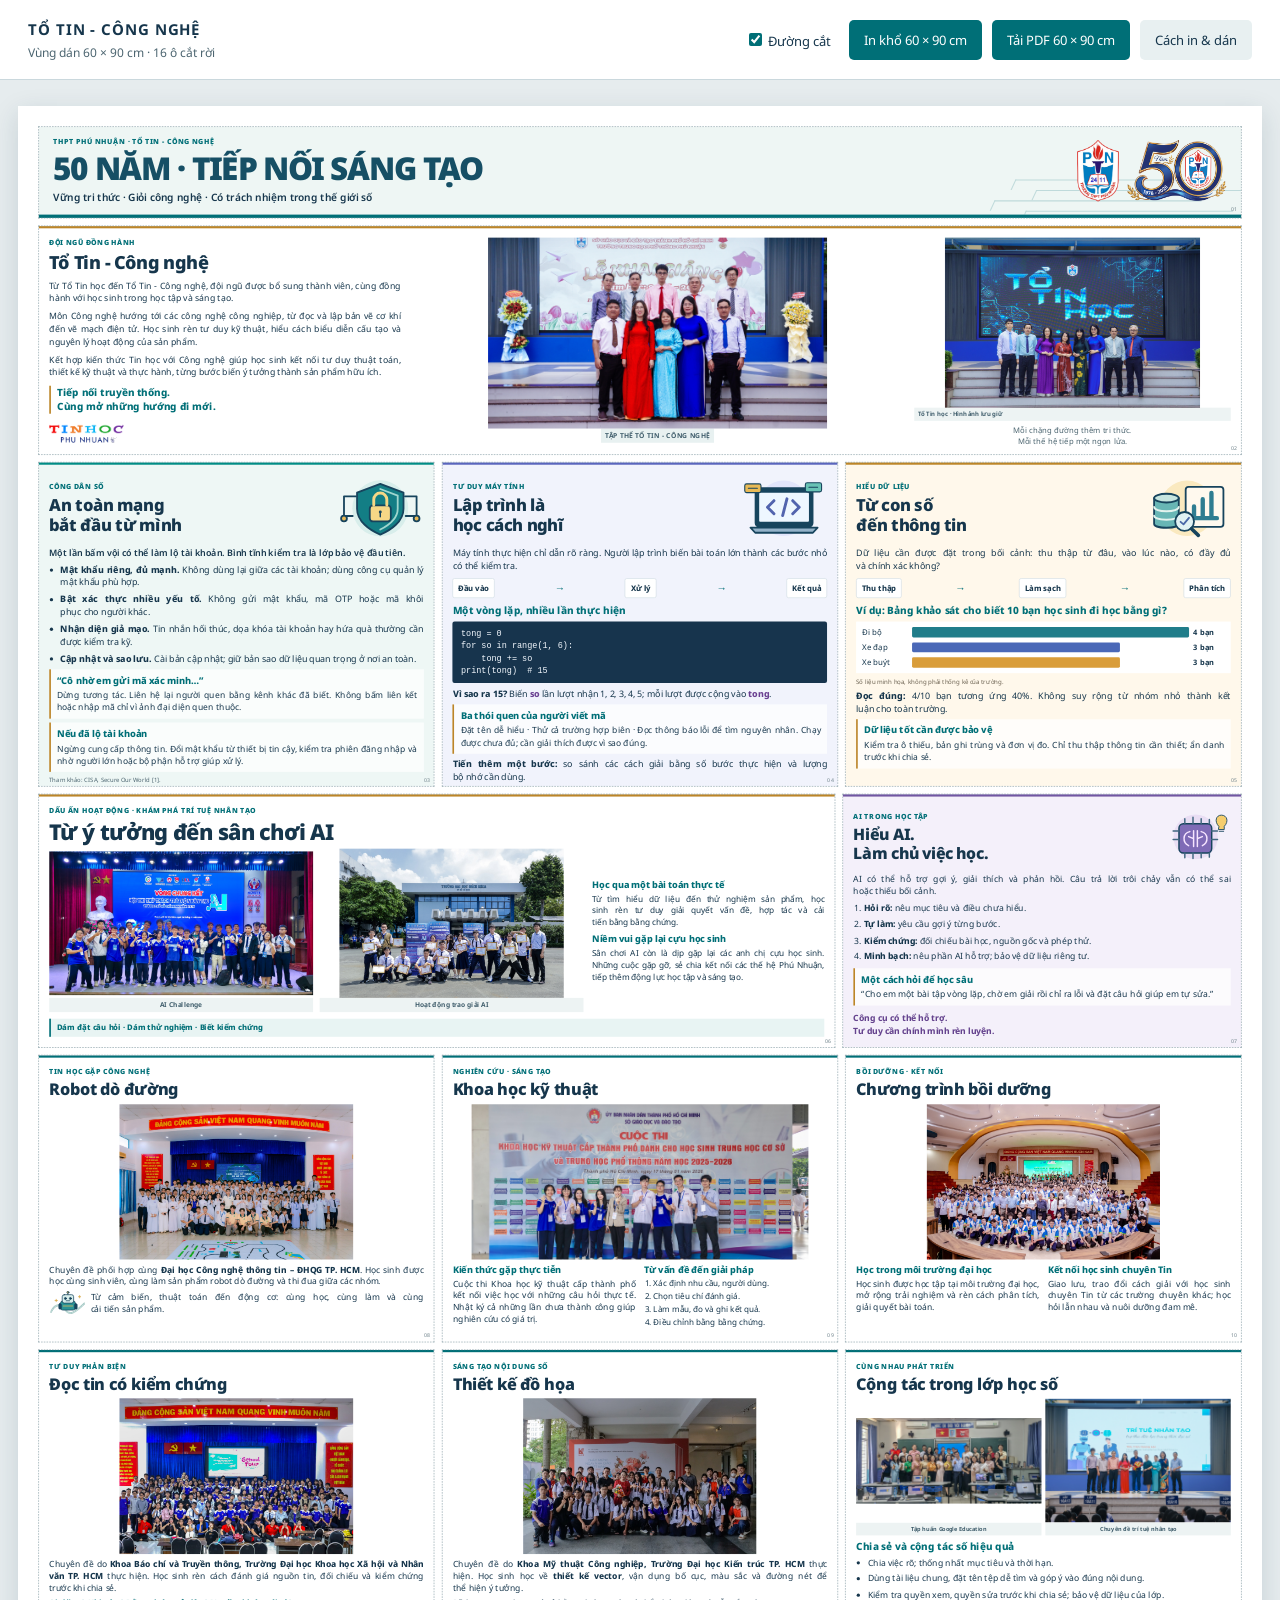
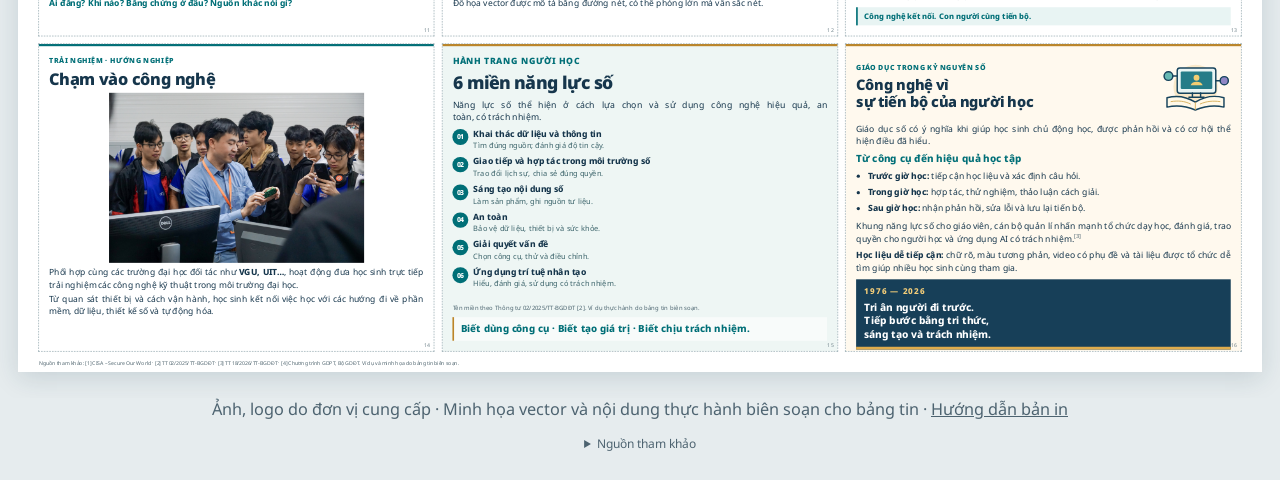
<file: index.html>
<!doctype html>
<html lang="vi">
<head>
<meta charset="utf-8"><meta name="viewport" content="width=device-width,initial-scale=1">
<meta name="description" content="Bảng tin kỷ niệm 50 năm THPT Phú Nhuận của Tổ Tin - Công nghệ. Khổ 60 × 90 cm, 16 ô cắt rời, kiến thức công nghệ và ảnh hoạt động.">
<title>Tổ Tin - Công nghệ · 50 năm THPT Phú Nhuận</title>
<link rel="stylesheet" href="styles.css">
</head>
<body>
<nav class="toolbar" aria-label="Công cụ bản in">
<div><strong>TỔ TIN - CÔNG NGHỆ</strong><span>Vùng dán 60 × 90 cm · 16 ô cắt rời</span></div>
<div class="actions"><label><input type="checkbox" id="cut-lines" checked> Đường cắt</label><button id="print">In khổ 60 × 90 cm</button><a href="output/pdf/bang-tin-tin-hoc-60x90cm.pdf" download>Tải PDF 60 × 90 cm</a><button class="secondary" id="guide" aria-expanded="false" aria-controls="print-help">Cách in & dán</button></div>
</nav>
<aside id="print-help" hidden><strong>Bản in dành riêng cho vùng nền xanh 60 × 90 cm bên dưới tiêu đề có sẵn của bảng.</strong><p>Ưu tiên gửi PDF cho tiệm in: rộng 600 × cao 900 mm, tỉ lệ 100% / Actual size. Nếu in trực tiếp từ web, chọn giấy tùy chỉnh 600 × 900 mm, lề Không, bật Đồ họa nền và tắt đầu/chân trang. Có lề an toàn 10 mm quanh tờ.</p><p>Cắt theo nét đứt của 16 ô; các ô độc lập để có thể đổi vị trí khi dán. Dải đầu là chủ đề kỷ niệm 50 năm, phù hợp đặt dưới phần tên bảng đã có. PDF tải xuống luôn có đường cắt.</p></aside>
<main class="viewport" aria-label="Bản xem trước nội dung dán bảng tin"><div class="sheet-wrap"><div class="sheet" id="poster">

<header class="tile masthead" data-tile="01">
<div class="mast-copy"><p class="eyebrow">THPT PHÚ NHUẬN · TỔ TIN - CÔNG NGHỆ</p><h1>50 NĂM · TIẾP NỐI SÁNG TẠO</h1><p class="slogan">Vững tri thức · Giỏi công nghệ · Có trách nhiệm trong thế giới số</p></div>
<div class="anniversary"><img class="school-logo" src="assets/logo-truong.png" alt="Logo Trường THPT Phú Nhuận"><img src="assets/logo-50-nam.png" alt="Kỷ niệm 50 năm THPT Phú Nhuận, 1976–2026"></div>
<div class="circuit" aria-hidden="true"><i></i><i></i><i></i><i></i></div>
</header>

<section class="tile team-panel" data-tile="02"><div class="tile-body">
<div class="team-intro"><p class="eyebrow">ĐỘI NGŨ ĐỒNG HÀNH</p><h2>Tổ Tin - Công nghệ</h2><p>Từ Tổ Tin học đến Tổ Tin - Công nghệ, đội ngũ được bổ sung thành viên, cùng đồng hành với học sinh trong học tập và sáng tạo.</p><p>Môn Công nghệ hướng tới các công nghệ công nghiệp, từ đọc và lập bản vẽ cơ khí đến vẽ mạch điện tử. Học sinh rèn tư duy kỹ thuật, hiểu cách biểu diễn cấu tạo và nguyên lý hoạt động của sản phẩm.</p><p>Kết hợp kiến thức Tin học với Công nghệ giúp học sinh kết nối tư duy thuật toán, thiết kế kỹ thuật và thực hành, từng bước biến ý tưởng thành sản phẩm hữu ích.</p><div class="motto">Tiếp nối truyền thống.<br>Cùng mở những hướng đi mới.</div><img class="legacy-logo" src="assets/logo-to.png" alt="Logo Tin học Phú Nhuận được lưu giữ"></div>
<figure class="current-team"><img src="assets/to-tin-cong-nghe.jpg" alt="Tập thể Tổ Tin - Công nghệ với các thành viên mới"><figcaption>TẬP THỂ TỔ TIN - CÔNG NGHỆ</figcaption></figure>
<div class="team-memory"><figure><img src="assets/to-tin-hoc.jpg" alt="Hình ảnh lưu giữ của Tổ Tin học trước đây"><figcaption>Tổ Tin học · Hình ảnh lưu giữ</figcaption></figure><p>Mỗi chặng đường thêm tri thức.<br>Mỗi thế hệ tiếp một ngọn lửa.</p></div>
</div></section>

<section class="row thirds knowledge-row">
<article class="tile knowledge security" data-tile="03"><div class="tile-body"><div class="topic-head"><div><p class="eyebrow">CÔNG DÂN SỐ</p><h2>An toàn mạng<br>bắt đầu từ mình</h2></div><img class="topic-art" src="assets/security.svg" alt="Minh họa khiên bảo mật, khóa và thiết bị kết nối"></div><p class="lead">Một lần bấm vội có thể làm lộ tài khoản. Bình tĩnh kiểm tra là lớp bảo vệ đầu tiên.</p><ul class="facts"><li><strong>Mật khẩu riêng, đủ mạnh.</strong> Không dùng lại giữa các tài khoản; dùng công cụ quản lý mật khẩu phù hợp.</li><li><strong>Bật xác thực nhiều yếu tố.</strong> Không gửi mật khẩu, mã OTP hoặc mã khôi phục cho người khác.</li><li><strong>Nhận diện giả mạo.</strong> Tin nhắn hối thúc, dọa khóa tài khoản hay hứa quà thường cần được kiểm tra kỹ.</li><li><strong>Cập nhật và sao lưu.</strong> Cài bản cập nhật; giữ bản sao dữ liệu quan trọng ở nơi an toàn.</li></ul><div class="case"><h3>“Cô nhờ em gửi mã xác minh…”</h3><p>Dừng tương tác. Liên hệ lại người quen bằng kênh khác đã biết. Không bấm liên kết hoặc nhập mã chỉ vì ảnh đại diện quen thuộc.</p></div><div class="case"><h3>Nếu đã lộ tài khoản</h3><p>Ngừng cung cấp thông tin. Đổi mật khẩu từ thiết bị tin cậy, kiểm tra phiên đăng nhập và nhờ người lớn hoặc bộ phận hỗ trợ giúp xử lý.</p></div><p class="source">Tham khảo: CISA, Secure Our World [1].</p></div></article>
<article class="tile knowledge coding" data-tile="04"><div class="tile-body"><div class="topic-head"><div><p class="eyebrow">TƯ DUY MÁY TÍNH</p><h2>Lập trình là<br>học cách nghĩ</h2></div><img class="topic-art" src="assets/coding.svg" alt="Minh họa máy tính với ký hiệu lập trình và các khối lệnh"></div><p>Máy tính thực hiện chỉ dẫn rõ ràng. Người lập trình biến bài toán lớn thành các bước nhỏ có thể kiểm tra.</p><div class="pipeline"><span>Đầu vào</span><b>→</b><span>Xử lý</span><b>→</b><span>Kết quả</span></div><h3>Một vòng lặp, nhiều lần thực hiện</h3><pre aria-label="Ví dụ Python tính tổng từ 1 đến 5"><code>tong = 0
for so in range(1, 6):
    tong += so
print(tong)  # 15</code></pre><p><strong>Vì sao ra 15?</strong> Biến <code>so</code> lần lượt nhận 1, 2, 3, 4, 5; mỗi lượt được cộng vào <code>tong</code>.</p><div class="case"><h3>Ba thói quen của người viết mã</h3><p>Đặt tên dễ hiểu · Thử cả trường hợp biên · Đọc thông báo lỗi để tìm nguyên nhân. Chạy được chưa đủ; cần giải thích được vì sao đúng.</p></div><p><strong>Tiến thêm một bước:</strong> so sánh các cách giải bằng số bước thực hiện và lượng bộ nhớ cần dùng.</p></div></article>
<article class="tile knowledge data" data-tile="05"><div class="tile-body"><div class="topic-head"><div><p class="eyebrow">HIỂU DỮ LIỆU</p><h2>Từ con số<br>đến thông tin</h2></div><img class="topic-art" src="assets/data.svg" alt="Minh họa cơ sở dữ liệu, biểu đồ và kính lúp"></div><p>Dữ liệu cần được đặt trong bối cảnh: thu thập từ đâu, vào lúc nào, có đầy đủ và chính xác không?</p><div class="pipeline"><span>Thu thập</span><b>→</b><span>Làm sạch</span><b>→</b><span>Phân tích</span></div><h3>Ví dụ: Bảng khảo sát cho biết 10 bạn học sinh đi học bằng gì?</h3><div class="bar-chart" role="img" aria-label="Số liệu minh họa: đi bộ 4 bạn, xe đạp 3 bạn, xe buýt 3 bạn"><div><span>Đi bộ</span><i style="--v:100%"></i><b>4 bạn</b></div><div><span>Xe đạp</span><i style="--v:75%"></i><b>3 bạn</b></div><div><span>Xe buýt</span><i style="--v:75%"></i><b>3 bạn</b></div></div><p class="sample-note">Số liệu minh họa, không phải thống kê của trường.</p><p><strong>Đọc đúng:</strong> 4/10 bạn tương ứng 40%. Không suy rộng từ nhóm nhỏ thành kết luận cho toàn trường.</p><div class="case"><h3>Dữ liệu tốt cần được bảo vệ</h3><p>Kiểm tra ô thiếu, bản ghi trùng và đơn vị đo. Chỉ thu thập thông tin cần thiết; ẩn danh trước khi chia sẻ.</p></div></div></article>
</section>

<section class="row ai-row">
<article class="tile feature" data-tile="06"><div class="tile-body"><p class="eyebrow">DẤU ẤN HOẠT ĐỘNG · KHÁM PHÁ TRÍ TUỆ NHÂN TẠO</p><h2>Từ ý tưởng đến sân chơi AI</h2><div class="feature-story"><div class="photo-pair"><figure><img src="assets/ai-challenge.jpg" alt="Hoạt động AI Challenge"><figcaption>AI Challenge</figcaption></figure><figure><img src="assets/trao-giai-ai.jpg" alt="Hoạt động trao giải AI"><figcaption>Hoạt động trao giải AI</figcaption></figure></div><div class="feature-columns"><div><h3>Học qua một bài toán thực tế</h3><p>Từ tìm hiểu dữ liệu đến thử nghiệm sản phẩm, học sinh rèn tư duy giải quyết vấn đề, hợp tác và cải tiến bằng bằng chứng.</p></div><div><h3>Niềm vui gặp lại cựu học sinh</h3><p>Sân chơi AI còn là dịp gặp lại các anh chị cựu học sinh. Những cuộc gặp gỡ, sẻ chia kết nối các thế hệ Phú Nhuận, tiếp thêm động lực học tập và sáng tạo.</p></div></div></div><div class="ribbon">Dám đặt câu hỏi · Dám thử nghiệm · Biết kiểm chứng</div></div></article>
<article class="tile ai-guide" data-tile="07"><div class="tile-body"><div class="topic-head"><div><p class="eyebrow">AI TRONG HỌC TẬP</p><h2>Hiểu AI.<br>Làm chủ việc học.</h2></div><img class="topic-art small" src="assets/ai.svg" alt="Minh họa bộ xử lý AI và bóng đèn ý tưởng"></div><p>AI có thể hỗ trợ gợi ý, giải thích và phản hồi. Câu trả lời trôi chảy vẫn có thể sai hoặc thiếu bối cảnh.</p><ol class="compact-list"><li><strong>Hỏi rõ:</strong> nêu mục tiêu và điều chưa hiểu.</li><li><strong>Tự làm:</strong> yêu cầu gợi ý từng bước.</li><li><strong>Kiểm chứng:</strong> đối chiếu bài học, nguồn gốc và phép thử.</li><li><strong>Minh bạch:</strong> nêu phần AI hỗ trợ; bảo vệ dữ liệu riêng tư.</li></ol><div class="case"><h3>Một cách hỏi để học sâu</h3><p>“Cho em một bài tập vòng lặp, chờ em giải rồi chỉ ra lỗi và đặt câu hỏi giúp em tự sửa.”</p></div><p class="emphasis">Công cụ có thể hỗ trợ.<br>Tư duy cần chính mình rèn luyện.</p></div></article>
</section>

<section class="row thirds activity-row">
<article class="tile photo-card" data-tile="08"><div class="tile-body"><p class="eyebrow">TIN HỌC GẶP CÔNG NGHỆ</p><h2>Robot dò đường</h2><figure class="photo-full"><img src="assets/robot.jpg" alt="Hoạt động robot dò đường"></figure><div class="photo-notes context-copy"><p>Chuyên đề phối hợp cùng <strong>Đại học Công nghệ thông tin – ĐHQG TP. HCM</strong>. Học sinh được học cùng sinh viên, cùng làm sản phẩm robot dò đường và thi đua giữa các nhóm.</p><div class="robot-caption"><img src="assets/robot.svg" alt="Minh họa robot dò đường"><p>Từ cảm biến, thuật toán đến động cơ: cùng học, cùng làm và cùng cải tiến sản phẩm.</p></div></div></div></article>
<article class="tile photo-card" data-tile="09"><div class="tile-body"><p class="eyebrow">NGHIÊN CỨU · SÁNG TẠO</p><h2>Khoa học kỹ thuật</h2><figure class="photo-full"><img src="assets/khoa-hoc-ky-thuat.jpg" alt="Cuộc thi Khoa học kỹ thuật cấp thành phố"></figure><div class="photo-notes"><div><h3>Kiến thức gặp thực tiễn</h3><p>Cuộc thi Khoa học kỹ thuật cấp thành phố kết nối việc học với những câu hỏi thực tế. Nhật ký cả những lần chưa thành công giúp nghiên cứu có giá trị.</p></div><div><h3>Từ vấn đề đến giải pháp</h3><ol class="mini-steps"><li>Xác định nhu cầu, người dùng.</li><li>Chọn tiêu chí đánh giá.</li><li>Làm mẫu, đo và ghi kết quả.</li><li>Điều chỉnh bằng bằng chứng.</li></ol></div></div></div></article>
<article class="tile photo-card enrichment" data-tile="10"><div class="tile-body"><p class="eyebrow">BỒI DƯỠNG · KẾT NỐI</p><h2>Chương trình bồi dưỡng</h2><figure class="photo-full"><img src="assets/ket-noi.jpg" alt="Học sinh tham gia chương trình bồi dưỡng trong môi trường đại học, giao lưu với học sinh chuyên Tin từ các trường chuyên khác"></figure><div class="photo-notes"><div><h3>Học trong môi trường đại học</h3><p>Học sinh được học tập tại môi trường đại học, mở rộng trải nghiệm và rèn cách phân tích, giải quyết bài toán.</p></div><div><h3>Kết nối học sinh chuyên Tin</h3><p>Giao lưu, trao đổi cách giải với học sinh chuyên Tin từ các trường chuyên khác; học hỏi lẫn nhau và nuôi dưỡng đam mê.</p></div></div></div></article>
</section>

<section class="row thirds activity-row">
<article class="tile photo-card" data-tile="11"><div class="tile-body"><p class="eyebrow">TƯ DUY PHẢN BIỆN</p><h2>Đọc tin có kiểm chứng</h2><figure class="photo-full"><img src="assets/tiep-nhan-thong-tin.jpg" alt="Hoạt động kỹ năng tiếp nhận thông tin"></figure><div class="photo-notes context-copy"><p>Chuyên đề do <strong>Khoa Báo chí và Truyền thông, Trường Đại học Khoa học Xã hội và Nhân văn TP. HCM</strong> thực hiện. Học sinh rèn cách đánh giá nguồn tin, đối chiếu và kiểm chứng trước khi chia sẻ.</p><p class="context-key">Ai đăng? Khi nào? Bằng chứng ở đâu? Nguồn khác nói gì?</p></div></div></article>
<article class="tile photo-card" data-tile="12"><div class="tile-body"><p class="eyebrow">SÁNG TẠO NỘI DUNG SỐ</p><h2>Thiết kế đồ họa</h2><figure class="photo-full"><img src="assets/do-hoa.jpg" alt="Hoạt động thiết kế đồ họa"></figure><div class="photo-notes context-copy"><p>Chuyên đề do <strong>Khoa Mỹ thuật Công nghiệp, Trường Đại học Kiến trúc TP. HCM</strong> thực hiện. Học sinh học về <strong>thiết kế vector</strong>, vận dụng bố cục, màu sắc và đường nét để thể hiện ý tưởng.</p><p>Đồ họa vector được mô tả bằng đường nét, có thể phóng lớn mà vẫn sắc nét.</p></div></div></article>
<article class="tile photo-card" data-tile="13"><div class="tile-body"><p class="eyebrow">CÙNG NHAU PHÁT TRIỂN</p><h2>Cộng tác trong lớp học số</h2><div class="paired-small"><figure><img src="assets/google-education.jpg" alt="Tập huấn Google Education"><figcaption>Tập huấn Google Education</figcaption></figure><figure><img src="assets/chuyen-de-ai.jpg" alt="Chuyên đề trí tuệ nhân tạo"><figcaption>Chuyên đề trí tuệ nhân tạo</figcaption></figure></div><h3>Chia sẻ và cộng tác số hiệu quả</h3><ul class="facts short"><li>Chia việc rõ; thống nhất mục tiêu và thời hạn.</li><li>Dùng tài liệu chung, đặt tên tệp dễ tìm và góp ý vào đúng nội dung.</li><li>Kiểm tra quyền xem, quyền sửa trước khi chia sẻ; bảo vệ dữ liệu của lớp.</li></ul><div class="ribbon">Công nghệ kết nối. Con người cùng tiến bộ.</div></div></article>
</section>

<section class="row thirds bottom-row">
<article class="tile photo-card careers" data-tile="14"><div class="tile-body"><p class="eyebrow">TRẢI NGHIỆM · HƯỚNG NGHIỆP</p><h2>Chạm vào công nghệ</h2><figure class="photo-full"><img src="assets/trai-nghiem.jpg" alt="Trải nghiệm các công nghệ kỹ thuật của trường đại học"></figure><div class="photo-notes context-copy"><p>Phối hợp cùng các trường đại học đối tác như <strong>VGU, UIT…</strong>, hoạt động đưa học sinh trực tiếp trải nghiệm các công nghệ kỹ thuật trong môi trường đại học.</p><p>Từ quan sát thiết bị và cách vận hành, học sinh kết nối việc học với các hướng đi về phần mềm, dữ liệu, thiết kế số và tự động hóa.</p></div></div></article>
<article class="tile competency" data-tile="15"><div class="tile-body"><p class="eyebrow">HÀNH TRANG NGƯỜI HỌC</p><h2>6 miền năng lực số</h2><p>Năng lực số thể hiện ở cách lựa chọn và sử dụng công nghệ hiệu quả, an toàn, có trách nhiệm.</p><ol class="domains"><li><span><strong>Khai thác dữ liệu và thông tin</strong><small>Tìm đúng nguồn; đánh giá độ tin cậy.</small></span></li><li><span><strong>Giao tiếp và hợp tác trong môi trường số</strong><small>Trao đổi lịch sự, chia sẻ đúng quyền.</small></span></li><li><span><strong>Sáng tạo nội dung số</strong><small>Làm sản phẩm, ghi nguồn tư liệu.</small></span></li><li><span><strong>An toàn</strong><small>Bảo vệ dữ liệu, thiết bị và sức khỏe.</small></span></li><li><span><strong>Giải quyết vấn đề</strong><small>Chọn công cụ, thử và điều chỉnh.</small></span></li><li><span><strong>Ứng dụng trí tuệ nhân tạo</strong><small>Hiểu, đánh giá, sử dụng có trách nhiệm.</small></span></li></ol><p class="source">Tên miền theo Thông tư 02/2025/TT-BGDĐT [2]. Ví dụ thực hành do bảng tin biên soạn.</p><div class="mini-banner">Biết dùng công cụ · Biết tạo giá trị · Biết chịu trách nhiệm.</div></div></article>
<article class="tile education" data-tile="16"><div class="tile-body"><div class="topic-head"><div><p class="eyebrow">GIÁO DỤC TRONG KỶ NGUYÊN SỐ</p><h2>Công nghệ vì<br>sự tiến bộ của người học</h2></div><img class="topic-art small" src="assets/education.svg" alt="Minh họa sách mở, máy tính và những kết nối học tập"></div><p>Giáo dục số có ý nghĩa khi giúp học sinh chủ động học, được phản hồi và có cơ hội thể hiện điều đã hiểu.</p><h3>Từ công cụ đến hiệu quả học tập</h3><ul class="facts short"><li><strong>Trước giờ học:</strong> tiếp cận học liệu và xác định câu hỏi.</li><li><strong>Trong giờ học:</strong> hợp tác, thử nghiệm, thảo luận cách giải.</li><li><strong>Sau giờ học:</strong> nhận phản hồi, sửa lỗi và lưu lại tiến bộ.</li></ul><p>Khung năng lực số cho giáo viên, cán bộ quản lí nhấn mạnh tổ chức dạy học, đánh giá, trao quyền cho người học và ứng dụng AI có trách nhiệm.<sup>[3]</sup></p><p><strong>Học liệu dễ tiếp cận:</strong> chữ rõ, màu tương phản, video có phụ đề và tài liệu được tổ chức dễ tìm giúp nhiều học sinh cùng tham gia.</p><div class="anniversary-note"><span>1976 — 2026</span><strong>Tri ân người đi trước.<br>Tiếp bước bằng tri thức,<br>sáng tạo và trách nhiệm.</strong></div></div></article>
</section>
<div class="print-sources">Nguồn tham khảo: [1] CISA – Secure Our World · [2] TT 02/2025/TT-BGDĐT · [3] TT 18/2026/TT-BGDĐT · [4] Chương trình GDPT, Bộ GDĐT. Ví dụ và minh họa do bảng tin biên soạn.</div></div></div></main>
<footer class="screen-footer"><p>Ảnh, logo do đơn vị cung cấp · Minh họa vector và nội dung thực hành biên soạn cho bảng tin · <a href="README.md">Hướng dẫn bản in</a></p><details><summary>Nguồn tham khảo</summary><ol><li><a href="https://www.cisa.gov/secure-our-world">CISA: Secure Our World – an toàn tài khoản và phòng tránh giả mạo</a></li><li><a href="https://baochinhphu.vn/bo-giao-duc-va-dao-tao-ban-hanh-khung-nang-luc-so-cho-nguoi-hoc-102250206093701931.htm">Báo Điện tử Chính phủ: Khung năng lực số cho người học, Thông tư 02/2025/TT-BGDĐT</a></li><li><a href="https://xaydungchinhsach.chinhphu.vn/thong-tu-so-18-2026-tt-bgddt-quy-dinh-khung-nang-luc-so-doi-voi-giao-vien-can-bo-quan-li-11926040316034855.htm">Báo Điện tử Chính phủ: Khung năng lực số đối với giáo viên, cán bộ quản lí, Thông tư 18/2026/TT-BGDĐT</a></li><li><a href="https://moet.gov.vn/content/vanban/Lists/VBPQ/Attachments/1483/vbhn-chuong-trinh-tong-the.pdf">Bộ GDĐT: Chương trình giáo dục phổ thông, định hướng môn Tin học</a></li></ol></details></footer>
<script src="typography.js"></script>
<script src="app.js"></script>
</body></html>
</file>
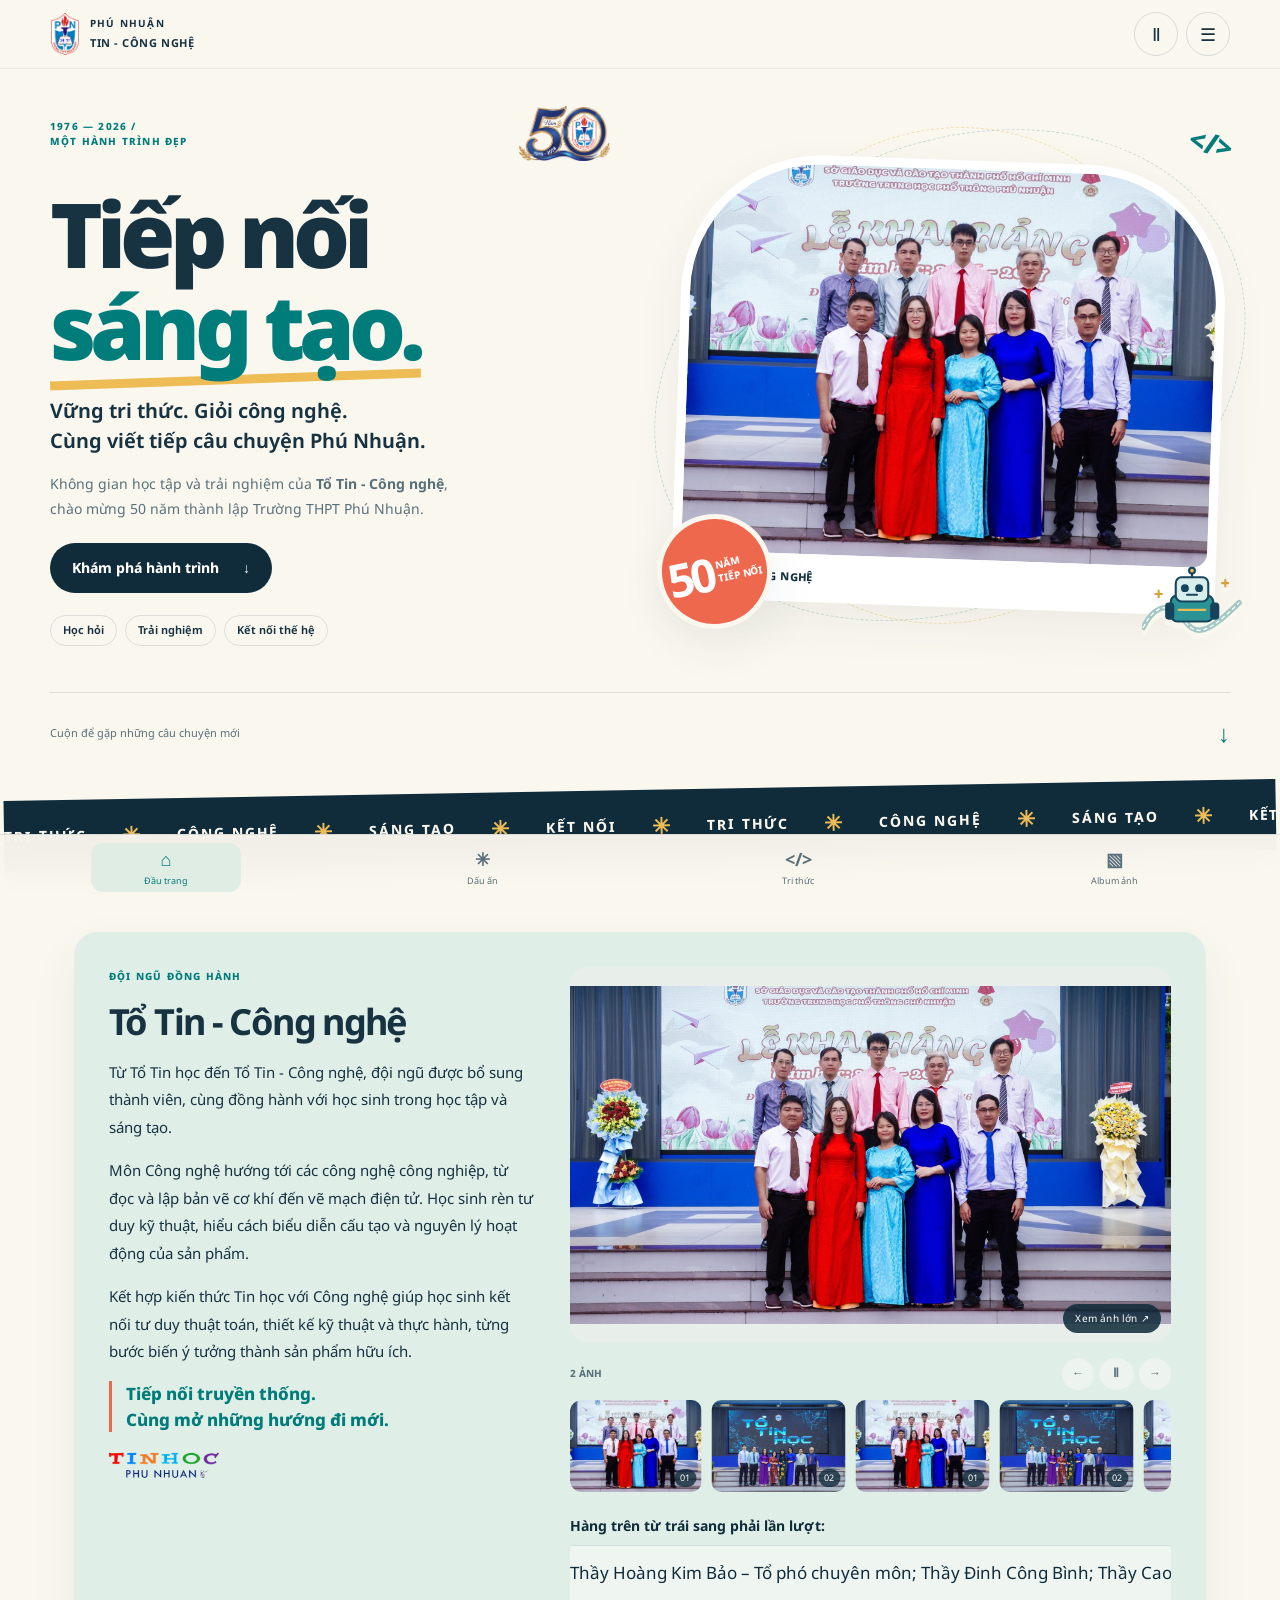
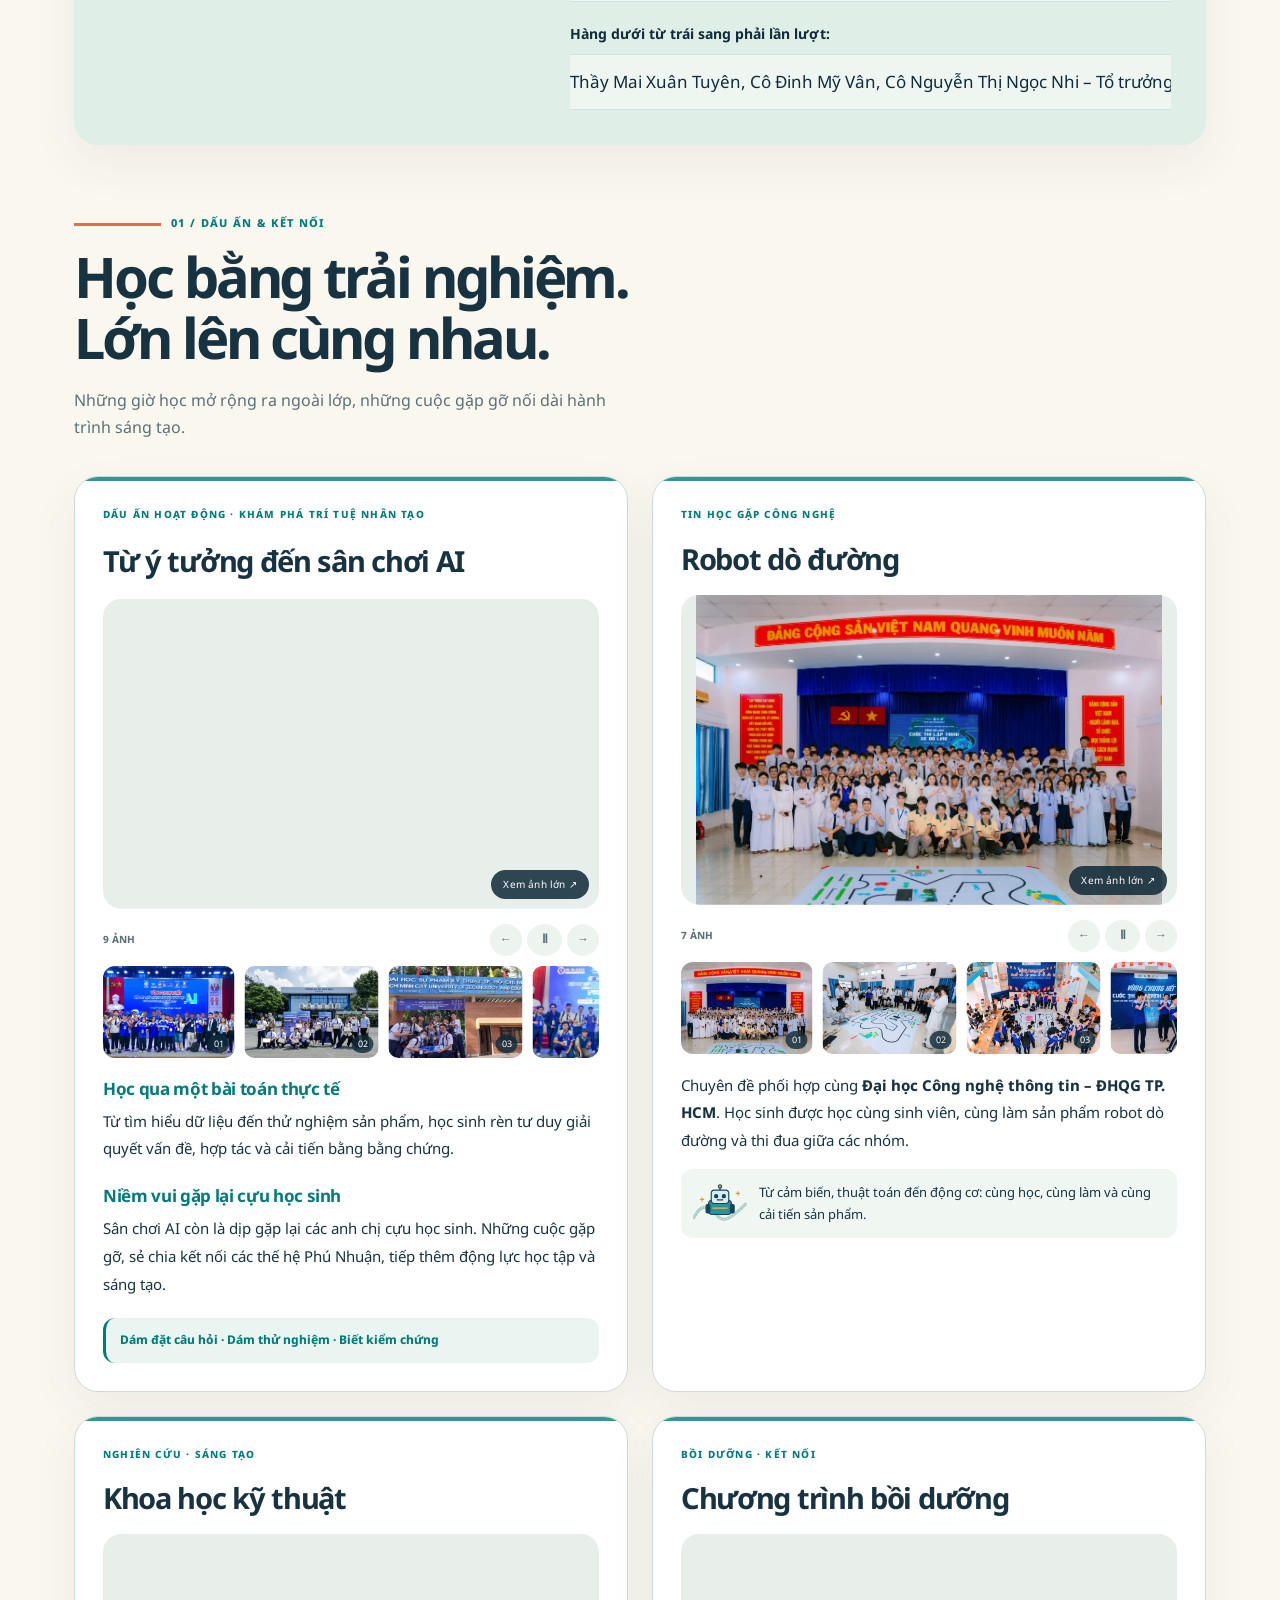
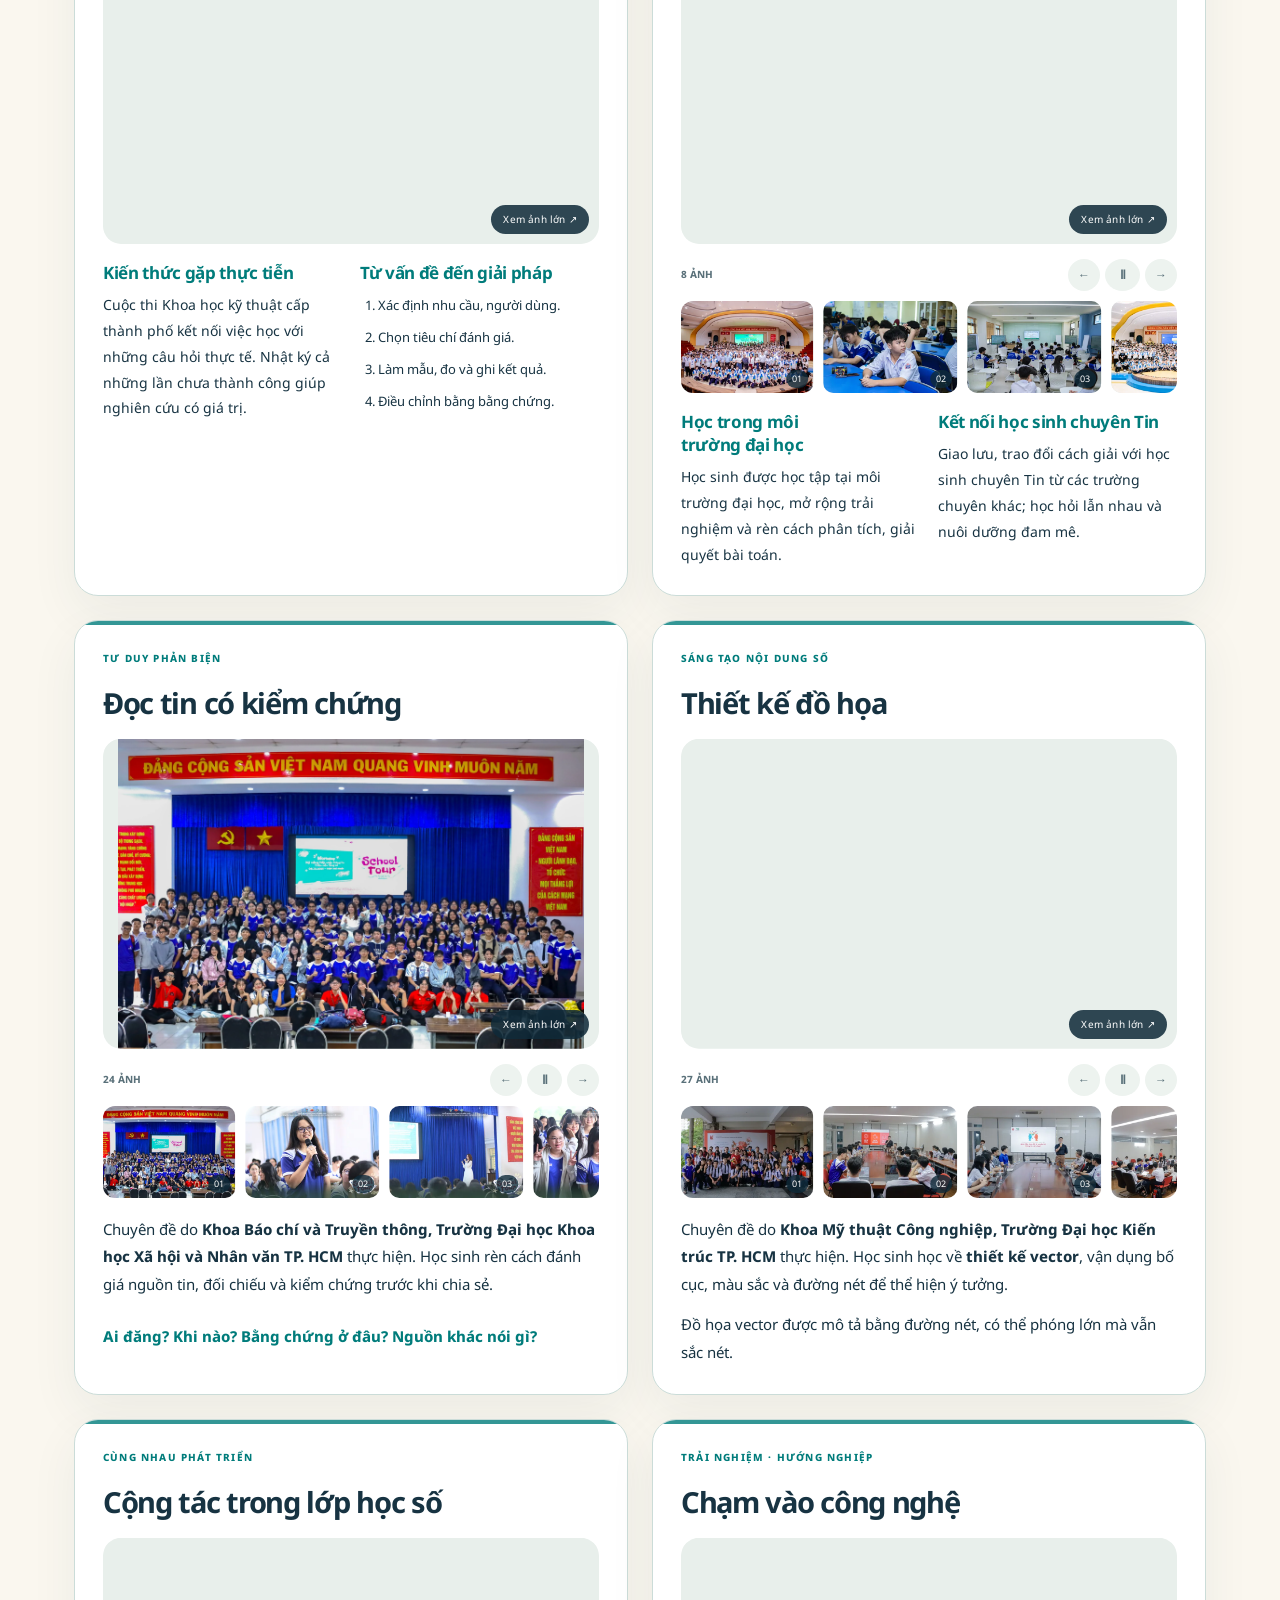
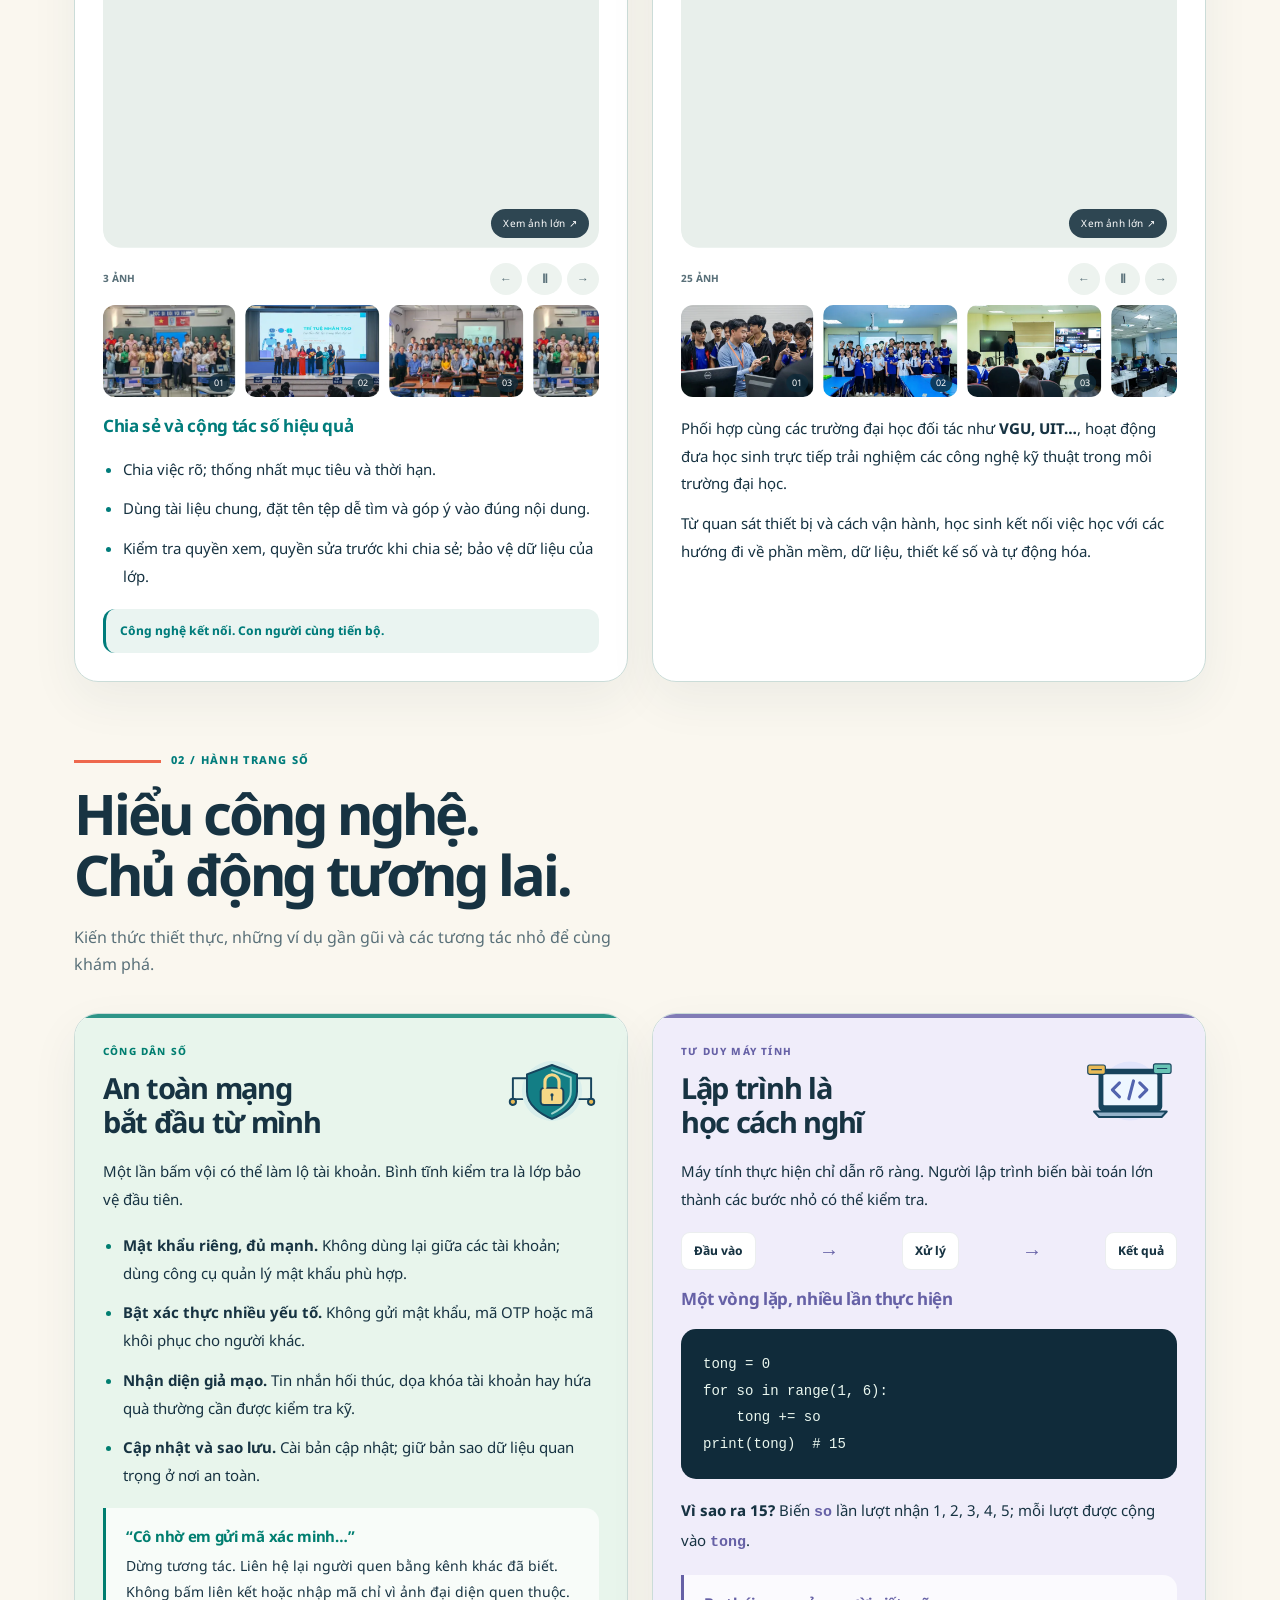
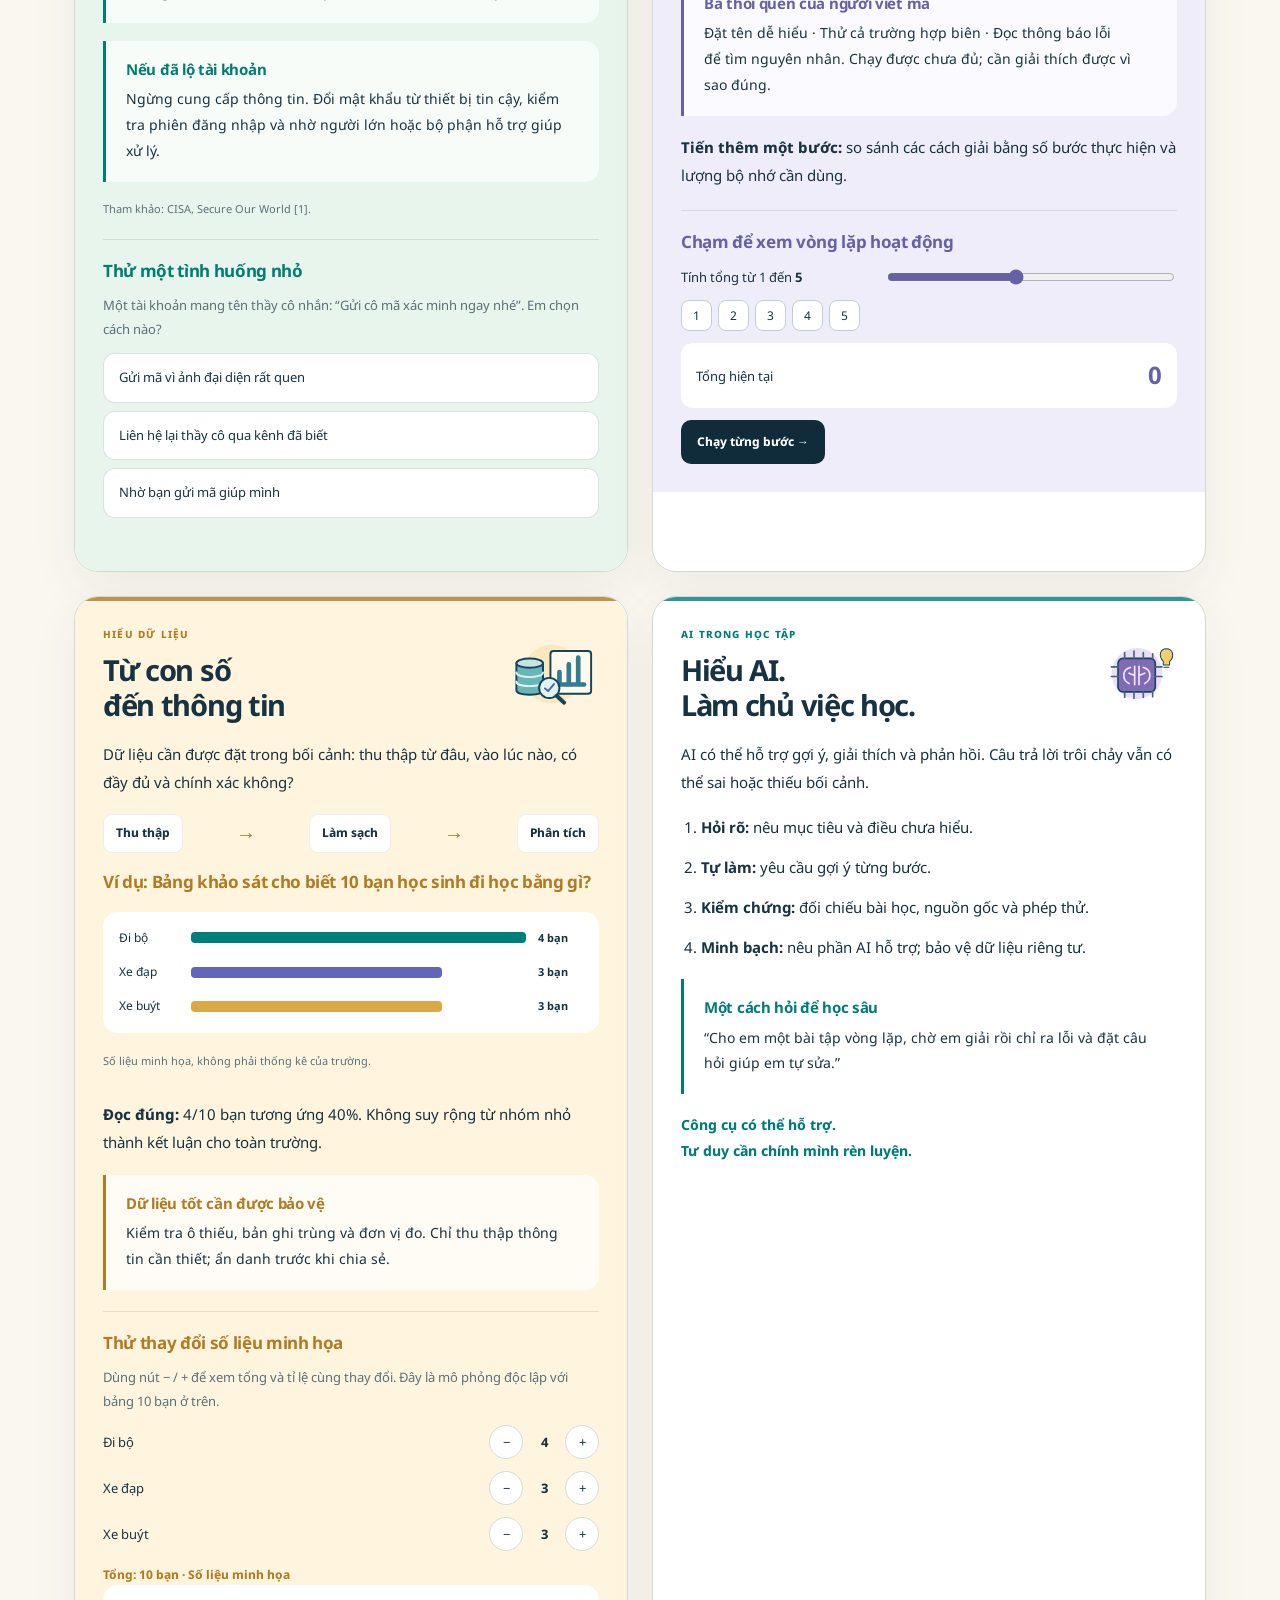
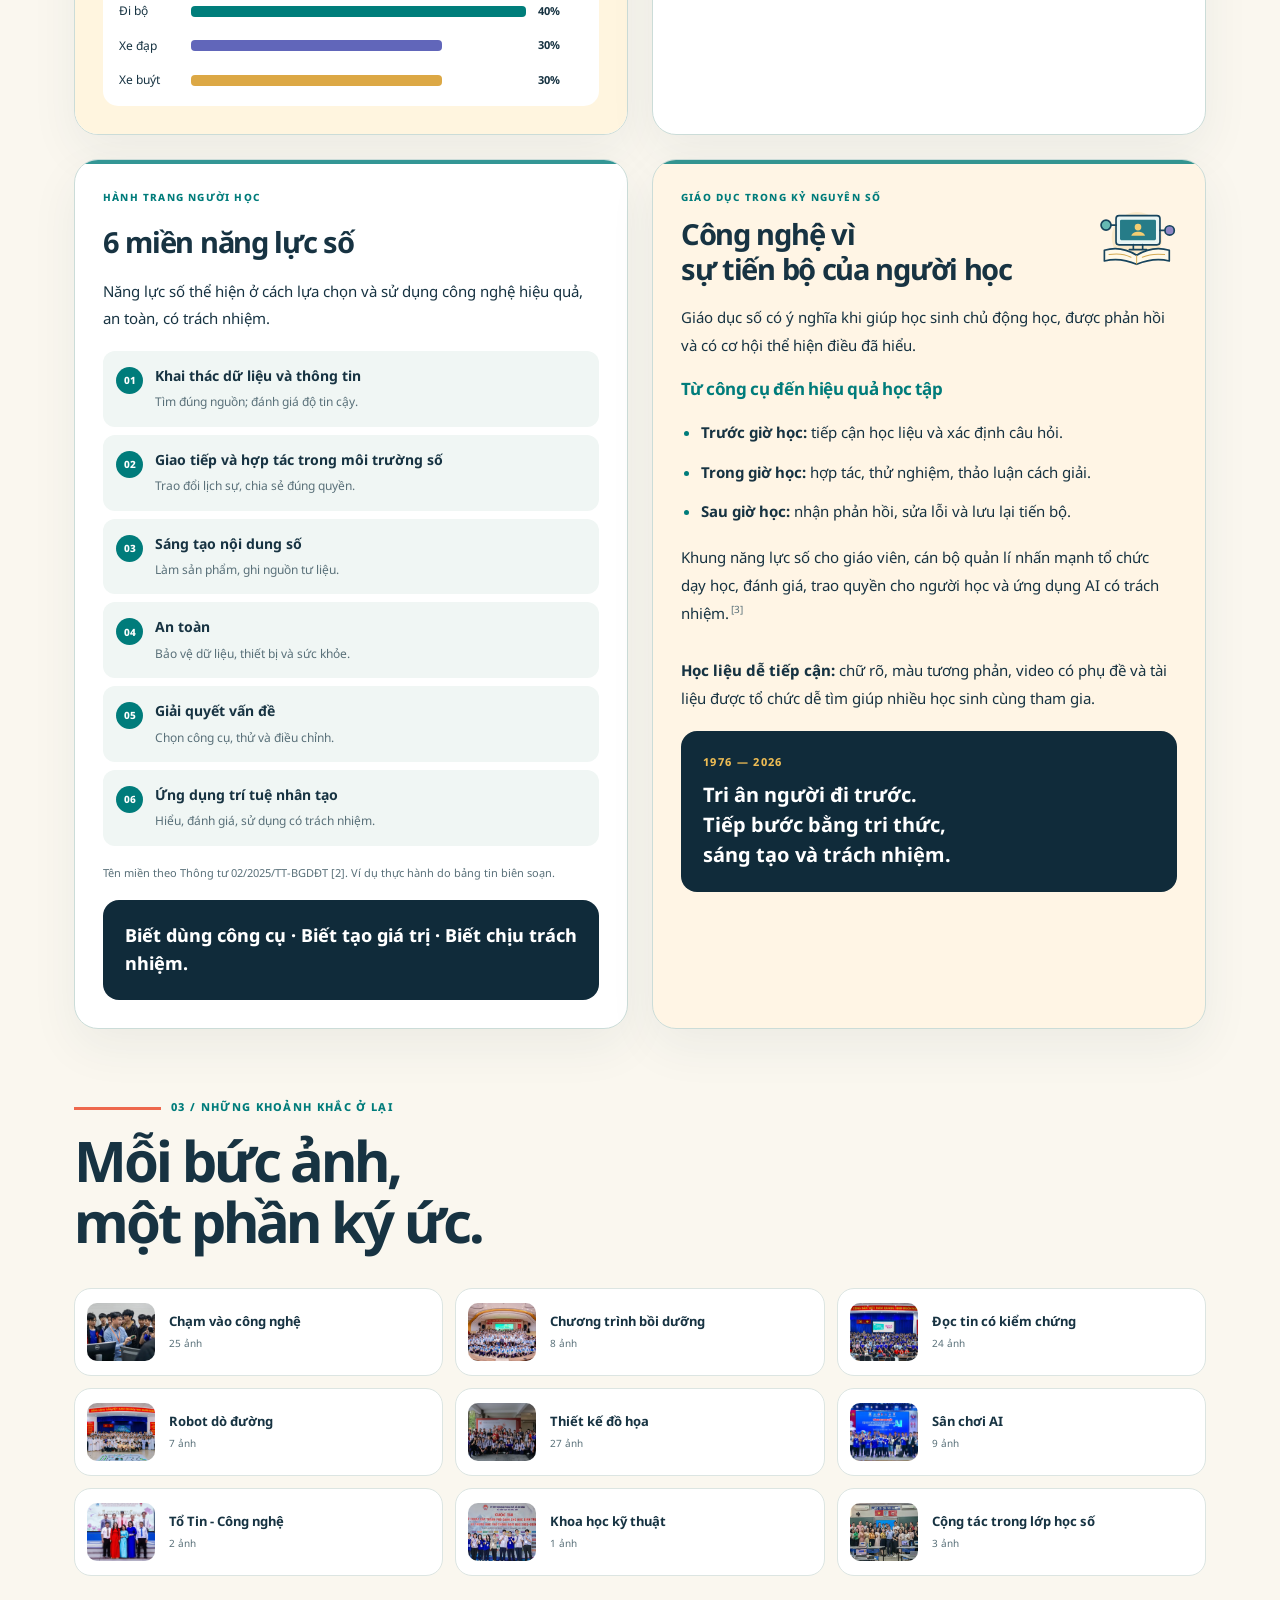
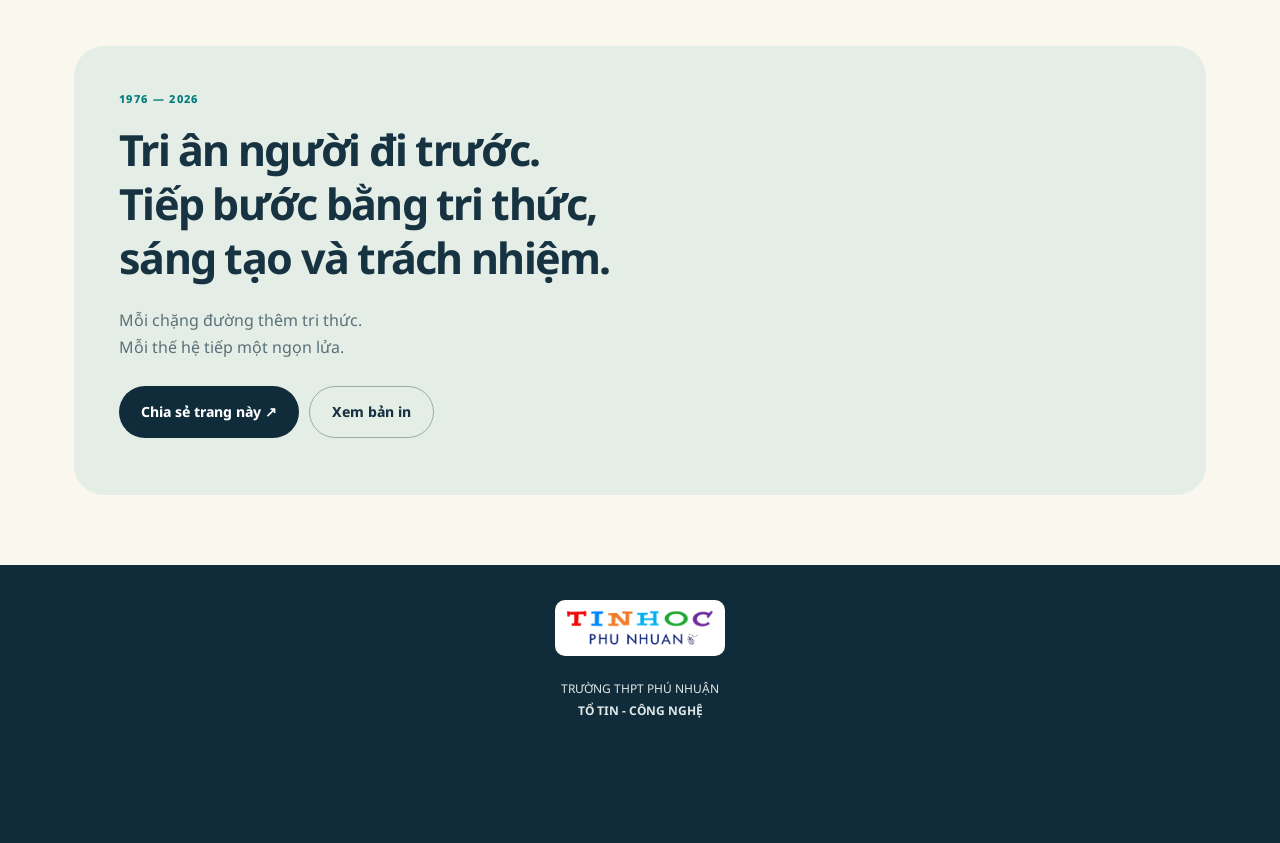
<file: mobile/index.html>
<!doctype html>
<html lang="vi">
<head><meta charset="utf-8"><meta name="viewport" content="width=device-width,initial-scale=1,viewport-fit=cover"><meta name="theme-color" content="#102b3a"><meta name="description" content="Không gian số kỷ niệm 50 năm THPT Phú Nhuận. Cùng Tổ Tin - Công nghệ khám phá hoạt động, ảnh, công nghệ và những kết nối giữa các thế hệ."><title>Tiếp nối sáng tạo · Tổ Tin - Công nghệ</title><link rel="stylesheet" href="mobile.css"><link rel="stylesheet" href="portrait.css"><link rel="preload" href="../assets/NotoSans.ttf" as="font" type="font/ttf" crossorigin></head>
<body>
<a class="skip" href="#main">Đến nội dung</a>
<div class="reading-progress" aria-hidden="true"><i></i></div>
<header class="site-header"><a class="brand" href="#top" aria-label="Về đầu trang"><img src="../assets/logo-truong.png" alt="Trường THPT Phú Nhuận"><span>PHÚ NHUẬN<strong>TIN - CÔNG NGHỆ</strong></span></a><div class="header-actions"><button class="icon-button" id="motion-toggle" aria-pressed="false" aria-label="Tạm dừng chuyển động"><span aria-hidden="true">Ⅱ</span></button><button class="icon-button" id="menu-toggle" aria-expanded="false" aria-controls="site-menu" aria-label="Mở mục lục"><span aria-hidden="true">☰</span></button></div><nav id="site-menu" hidden><a href="#topic-02">Đội ngũ đồng hành</a><a href="#activities">Dấu ấn hoạt động</a><a href="#knowledge">Hành trang số</a><a href="#photo-map">Khám phá các album</a><a href="../">Bản in 60 × 90 cm ↗</a></nav></header>
<main id="main">
<section class="hero" id="top"><div class="hero-copy"><div class="hero-topline"><span class="eyebrow">1976 — 2026 / <span class="nowrap">MỘT HÀNH TRÌNH ĐẸP</span></span><img src="../assets/logo-50-nam.png" alt="50 năm Trường THPT Phú Nhuận"></div><h1>Tiếp nối<br><em>sáng tạo.</em></h1><p class="hero-subtitle">Vững tri thức. Giỏi công nghệ.<br>Cùng viết tiếp câu chuyện Phú Nhuận.</p><p class="hero-description">Không gian học tập và trải nghiệm của <strong>Tổ Tin - Công nghệ</strong>, chào mừng 50 năm thành lập Trường THPT Phú Nhuận.</p><a class="button primary" href="#activities">Khám phá hành trình <span aria-hidden="true">↓</span></a><div class="hero-chips"><span>Học hỏi</span><span>Trải nghiệm</span><span>Kết nối thế hệ</span></div></div><div class="hero-art"><span class="orbit orbit-one" aria-hidden="true"></span><span class="orbit orbit-two" aria-hidden="true"></span><span class="floating-code" aria-hidden="true">&lt;/&gt;</span><button class="hero-photo" data-open-gallery="team" data-index="0" aria-label="Xem ảnh lớn tập thể Tổ Tin - Công nghệ"><img src="media/team-01.webp" alt="Tập thể Tổ Tin - Công nghệ" fetchpriority="high"><span>TỔ TIN - CÔNG NGHỆ <b aria-hidden="true">↗</b></span></button><div class="anniversary-stamp"><b>50</b><span>NĂM<br>TIẾP NỐI</span></div><img class="floating-art" src="../assets/robot.svg" alt="" aria-hidden="true"></div><div class="hero-foot"><span>Cuộn để gặp những câu chuyện mới</span><span aria-hidden="true">↓</span></div></section>
<div class="ticker" aria-hidden="true"><div><span>TRI THỨC</span><i>✳</i><span>CÔNG NGHỆ</span><i>✳</i><span>SÁNG TẠO</span><i>✳</i><span>KẾT NỐI</span><i>✳</i><span>TRI THỨC</span><i>✳</i><span>CÔNG NGHỆ</span><i>✳</i><span>SÁNG TẠO</span><i>✳</i><span>KẾT NỐI</span><i>✳</i></div></div>
<div class="content-shell">
<!--APPROVED_CONTENT--><article class="story team-story reveal" id="topic-02" data-tile="02" data-category="activity"><div class="tile-body"><div class="team-intro"><p class="eyebrow">ĐỘI NGŨ ĐỒNG HÀNH</p><h2>Tổ Tin - Công nghệ</h2><p>Từ Tổ Tin học đến Tổ Tin - Công nghệ, đội ngũ được bổ sung thành viên, cùng đồng hành với học sinh trong học tập và sáng tạo.</p><p>Môn Công nghệ hướng tới các công nghệ công nghiệp, từ đọc và lập bản vẽ cơ khí đến vẽ mạch điện tử. Học sinh rèn tư duy kỹ thuật, hiểu cách biểu diễn cấu tạo và nguyên lý hoạt động của sản phẩm.</p><p>Kết hợp kiến thức Tin học với Công nghệ giúp học sinh kết nối tư duy thuật toán, thiết kế kỹ thuật và thực hành, từng bước biến ý tưởng thành sản phẩm hữu ích.</p><div class="motto">Tiếp nối truyền thống.<br>Cùng mở những hướng đi mới.</div><img class="legacy-logo" src="../assets/logo-to.png" alt="Logo Tin học Phú Nhuận được lưu giữ"></div><div class="gallery" data-gallery="team"></div></div></article><section class="chapter" id="activities"><div class="section-heading reveal"><span class="eyebrow">01 / DẤU ẤN & KẾT NỐI</span><h2>Học bằng trải nghiệm.<br>Lớn lên cùng nhau.</h2><p>Những giờ học mở rộng ra ngoài lớp, những cuộc gặp gỡ nối dài hành trình sáng tạo.</p></div><div class="activity-grid"><article class="story reveal feature" data-tile="06" id="topic-06" data-category="activity"><div class="tile-body"><p class="eyebrow">DẤU ẤN HOẠT ĐỘNG · KHÁM PHÁ TRÍ TUỆ NHÂN TẠO</p><h2>Từ ý tưởng đến sân chơi AI</h2><div class="gallery" data-gallery="ai"></div><div class="feature-story"><div class="feature-columns"><div><h3>Học qua một bài toán thực tế</h3><p>Từ tìm hiểu dữ liệu đến thử nghiệm sản phẩm, học sinh rèn tư duy giải quyết vấn đề, hợp tác và cải tiến bằng bằng chứng.</p></div><div><h3>Niềm vui gặp lại cựu học sinh</h3><p>Sân chơi AI còn là dịp gặp lại các anh chị cựu học sinh. Những cuộc gặp gỡ, sẻ chia kết nối các thế hệ Phú Nhuận, tiếp thêm động lực học tập và sáng tạo.</p></div></div></div><div class="ribbon">Dám đặt câu hỏi · Dám thử nghiệm · Biết kiểm chứng</div></div></article><article class="story reveal photo-card" data-tile="08" id="topic-08" data-category="activity"><div class="tile-body"><p class="eyebrow">TIN HỌC GẶP CÔNG NGHỆ</p><h2>Robot dò đường</h2><div class="gallery" data-gallery="robot"></div><div class="photo-notes context-copy"><p>Chuyên đề phối hợp cùng <strong>Đại học Công nghệ thông tin – ĐHQG TP. HCM</strong>. Học sinh được học cùng sinh viên, cùng làm sản phẩm robot dò đường và thi đua giữa các nhóm.</p><div class="robot-caption"><img src="../assets/robot.svg" alt="Minh họa robot dò đường"><p>Từ cảm biến, thuật toán đến động cơ: cùng học, cùng làm và cùng cải tiến sản phẩm.</p></div></div></div></article><article class="story reveal photo-card" data-tile="09" id="topic-09" data-category="activity"><div class="tile-body"><p class="eyebrow">NGHIÊN CỨU · SÁNG TẠO</p><h2>Khoa học kỹ thuật</h2><div class="gallery" data-gallery="science"></div><div class="photo-notes"><div><h3>Kiến thức gặp thực tiễn</h3><p>Cuộc thi Khoa học kỹ thuật cấp thành phố kết nối việc học với những câu hỏi thực tế. Nhật ký cả những lần chưa thành công giúp nghiên cứu có giá trị.</p></div><div><h3>Từ vấn đề đến giải pháp</h3><ol class="mini-steps"><li>Xác định nhu cầu, người dùng.</li><li>Chọn tiêu chí đánh giá.</li><li>Làm mẫu, đo và ghi kết quả.</li><li>Điều chỉnh bằng bằng chứng.</li></ol></div></div></div></article><article class="story reveal photo-card enrichment" data-tile="10" id="topic-10" data-category="activity"><div class="tile-body"><p class="eyebrow">BỒI DƯỠNG · KẾT NỐI</p><h2>Chương trình bồi dưỡng</h2><div class="gallery" data-gallery="enrichment"></div><div class="photo-notes"><div><h3>Học trong môi trường đại học</h3><p>Học sinh được học tập tại môi trường đại học, mở rộng trải nghiệm và rèn cách phân tích, giải quyết bài toán.</p></div><div><h3>Kết nối học sinh chuyên Tin</h3><p>Giao lưu, trao đổi cách giải với học sinh chuyên Tin từ các trường chuyên khác; học hỏi lẫn nhau và nuôi dưỡng đam mê.</p></div></div></div></article><article class="story reveal photo-card" data-tile="11" id="topic-11" data-category="activity"><div class="tile-body"><p class="eyebrow">TƯ DUY PHẢN BIỆN</p><h2>Đọc tin có kiểm chứng</h2><div class="gallery" data-gallery="literacy"></div><div class="photo-notes context-copy"><p>Chuyên đề do <strong>Khoa Báo chí và Truyền thông, Trường Đại học Khoa học Xã hội và Nhân văn TP. HCM</strong> thực hiện. Học sinh rèn cách đánh giá nguồn tin, đối chiếu và kiểm chứng trước khi chia sẻ.</p><p class="context-key">Ai đăng? Khi nào? Bằng chứng ở đâu? Nguồn khác nói gì?</p></div></div></article><article class="story reveal photo-card" data-tile="12" id="topic-12" data-category="activity"><div class="tile-body"><p class="eyebrow">SÁNG TẠO NỘI DUNG SỐ</p><h2>Thiết kế đồ họa</h2><div class="gallery" data-gallery="design"></div><div class="photo-notes context-copy"><p>Chuyên đề do <strong>Khoa Mỹ thuật Công nghiệp, Trường Đại học Kiến trúc TP. HCM</strong> thực hiện. Học sinh học về <strong>thiết kế vector</strong>, vận dụng bố cục, màu sắc và đường nét để thể hiện ý tưởng.</p><p>Đồ họa vector được mô tả bằng đường nét, có thể phóng lớn mà vẫn sắc nét.</p></div></div></article><article class="story reveal photo-card" data-tile="13" id="topic-13" data-category="activity"><div class="tile-body"><p class="eyebrow">CÙNG NHAU PHÁT TRIỂN</p><h2>Cộng tác trong lớp học số</h2><div class="gallery" data-gallery="teaching"></div><h3>Chia sẻ và cộng tác số hiệu quả</h3><ul class="facts short"><li>Chia việc rõ; thống nhất mục tiêu và thời hạn.</li><li>Dùng tài liệu chung, đặt tên tệp dễ tìm và góp ý vào đúng nội dung.</li><li>Kiểm tra quyền xem, quyền sửa trước khi chia sẻ; bảo vệ dữ liệu của lớp.</li></ul><div class="ribbon">Công nghệ kết nối. Con người cùng tiến bộ.</div></div></article><article class="story reveal photo-card careers" data-tile="14" id="topic-14" data-category="activity"><div class="tile-body"><p class="eyebrow">TRẢI NGHIỆM · HƯỚNG NGHIỆP</p><h2>Chạm vào công nghệ</h2><div class="gallery" data-gallery="careers"></div><div class="photo-notes context-copy"><p>Phối hợp cùng các trường đại học đối tác như <strong>VGU, UIT…</strong>, hoạt động đưa học sinh trực tiếp trải nghiệm các công nghệ kỹ thuật trong môi trường đại học.</p><p>Từ quan sát thiết bị và cách vận hành, học sinh kết nối việc học với các hướng đi về phần mềm, dữ liệu, thiết kế số và tự động hóa.</p></div></div></article></div></section><section class="chapter" id="knowledge"><div class="section-heading reveal"><span class="eyebrow">02 / HÀNH TRANG SỐ</span><h2>Hiểu công nghệ.<br>Chủ động tương lai.</h2><p>Kiến thức thiết thực, những ví dụ gần gũi và các tương tác nhỏ để cùng khám phá.</p></div><div class="knowledge-grid"><article class="story reveal knowledge security" data-tile="03" id="topic-03" data-category="knowledge"><div class="tile-body"><div class="topic-head"><div><p class="eyebrow">CÔNG DÂN SỐ</p><h2>An toàn mạng<br>bắt đầu từ mình</h2></div><img class="topic-art" src="../assets/security.svg" alt="Minh họa khiên bảo mật, khóa và thiết bị kết nối"></div><p class="lead">Một lần bấm vội có thể làm lộ tài khoản. Bình tĩnh kiểm tra là lớp bảo vệ đầu tiên.</p><ul class="facts"><li><strong>Mật khẩu riêng, đủ mạnh.</strong> Không dùng lại giữa các tài khoản; dùng công cụ quản lý mật khẩu phù hợp.</li><li><strong>Bật xác thực nhiều yếu tố.</strong> Không gửi mật khẩu, mã OTP hoặc mã khôi phục cho người khác.</li><li><strong>Nhận diện giả mạo.</strong> Tin nhắn hối thúc, dọa khóa tài khoản hay hứa quà thường cần được kiểm tra kỹ.</li><li><strong>Cập nhật và sao lưu.</strong> Cài bản cập nhật; giữ bản sao dữ liệu quan trọng ở nơi an toàn.</li></ul><div class="case"><h3>“Cô nhờ em gửi mã xác minh…”</h3><p>Dừng tương tác. Liên hệ lại người quen bằng kênh khác đã biết. Không bấm liên kết hoặc nhập mã chỉ vì ảnh đại diện quen thuộc.</p></div><div class="case"><h3>Nếu đã lộ tài khoản</h3><p>Ngừng cung cấp thông tin. Đổi mật khẩu từ thiết bị tin cậy, kiểm tra phiên đăng nhập và nhờ người lớn hoặc bộ phận hỗ trợ giúp xử lý.</p></div><p class="source">Tham khảo: CISA, Secure Our World [1].</p></div></article><article class="story reveal knowledge coding" data-tile="04" id="topic-04" data-category="knowledge"><div class="tile-body"><div class="topic-head"><div><p class="eyebrow">TƯ DUY MÁY TÍNH</p><h2>Lập trình là<br>học cách nghĩ</h2></div><img class="topic-art" src="../assets/coding.svg" alt="Minh họa máy tính với ký hiệu lập trình và các khối lệnh"></div><p>Máy tính thực hiện chỉ dẫn rõ ràng. Người lập trình biến bài toán lớn thành các bước nhỏ có thể kiểm tra.</p><div class="pipeline"><span>Đầu vào</span><b>→</b><span>Xử lý</span><b>→</b><span>Kết quả</span></div><h3>Một vòng lặp, nhiều lần thực hiện</h3><pre aria-label="Ví dụ Python tính tổng từ 1 đến 5"><code>tong = 0
for so in range(1, 6):
    tong += so
print(tong)  # 15</code></pre><p><strong>Vì sao ra 15?</strong> Biến <code>so</code> lần lượt nhận 1, 2, 3, 4, 5; mỗi lượt được cộng vào <code>tong</code>.</p><div class="case"><h3>Ba thói quen của người viết mã</h3><p>Đặt tên dễ hiểu · Thử cả trường hợp biên · Đọc thông báo lỗi để tìm nguyên nhân. Chạy được chưa đủ; cần giải thích được vì sao đúng.</p></div><p><strong>Tiến thêm một bước:</strong> so sánh các cách giải bằng số bước thực hiện và lượng bộ nhớ cần dùng.</p></div></article><article class="story reveal knowledge data" data-tile="05" id="topic-05" data-category="knowledge"><div class="tile-body"><div class="topic-head"><div><p class="eyebrow">HIỂU DỮ LIỆU</p><h2>Từ con số<br>đến thông tin</h2></div><img class="topic-art" src="../assets/data.svg" alt="Minh họa cơ sở dữ liệu, biểu đồ và kính lúp"></div><p>Dữ liệu cần được đặt trong bối cảnh: thu thập từ đâu, vào lúc nào, có đầy đủ và chính xác không?</p><div class="pipeline"><span>Thu thập</span><b>→</b><span>Làm sạch</span><b>→</b><span>Phân tích</span></div><h3>Ví dụ: Bảng khảo sát cho biết 10 bạn học sinh đi học bằng gì?</h3><div class="bar-chart" role="img" aria-label="Số liệu minh họa: đi bộ 4 bạn, xe đạp 3 bạn, xe buýt 3 bạn"><div><span>Đi bộ</span><i style="--v:100%"></i><b>4 bạn</b></div><div><span>Xe đạp</span><i style="--v:75%"></i><b>3 bạn</b></div><div><span>Xe buýt</span><i style="--v:75%"></i><b>3 bạn</b></div></div><p class="sample-note">Số liệu minh họa, không phải thống kê của trường.</p><p><strong>Đọc đúng:</strong> 4/10 bạn tương ứng 40%. Không suy rộng từ nhóm nhỏ thành kết luận cho toàn trường.</p><div class="case"><h3>Dữ liệu tốt cần được bảo vệ</h3><p>Kiểm tra ô thiếu, bản ghi trùng và đơn vị đo. Chỉ thu thập thông tin cần thiết; ẩn danh trước khi chia sẻ.</p></div></div></article><article class="story reveal ai-guide" data-tile="07" id="topic-07" data-category="knowledge"><div class="tile-body"><div class="topic-head"><div><p class="eyebrow">AI TRONG HỌC TẬP</p><h2>Hiểu AI.<br>Làm chủ việc học.</h2></div><img class="topic-art small" src="../assets/ai.svg" alt="Minh họa bộ xử lý AI và bóng đèn ý tưởng"></div><p>AI có thể hỗ trợ gợi ý, giải thích và phản hồi. Câu trả lời trôi chảy vẫn có thể sai hoặc thiếu bối cảnh.</p><ol class="compact-list"><li><strong>Hỏi rõ:</strong> nêu mục tiêu và điều chưa hiểu.</li><li><strong>Tự làm:</strong> yêu cầu gợi ý từng bước.</li><li><strong>Kiểm chứng:</strong> đối chiếu bài học, nguồn gốc và phép thử.</li><li><strong>Minh bạch:</strong> nêu phần AI hỗ trợ; bảo vệ dữ liệu riêng tư.</li></ol><div class="case"><h3>Một cách hỏi để học sâu</h3><p>“Cho em một bài tập vòng lặp, chờ em giải rồi chỉ ra lỗi và đặt câu hỏi giúp em tự sửa.”</p></div><p class="emphasis">Công cụ có thể hỗ trợ.<br>Tư duy cần chính mình rèn luyện.</p></div></article><article class="story reveal competency" data-tile="15" id="topic-15" data-category="knowledge"><div class="tile-body"><p class="eyebrow">HÀNH TRANG NGƯỜI HỌC</p><h2>6 miền năng lực số</h2><p>Năng lực số thể hiện ở cách lựa chọn và sử dụng công nghệ hiệu quả, an toàn, có trách nhiệm.</p><ol class="domains"><li><span><strong>Khai thác dữ liệu và thông tin</strong><small>Tìm đúng nguồn; đánh giá độ tin cậy.</small></span></li><li><span><strong>Giao tiếp và hợp tác trong môi trường số</strong><small>Trao đổi lịch sự, chia sẻ đúng quyền.</small></span></li><li><span><strong>Sáng tạo nội dung số</strong><small>Làm sản phẩm, ghi nguồn tư liệu.</small></span></li><li><span><strong>An toàn</strong><small>Bảo vệ dữ liệu, thiết bị và sức khỏe.</small></span></li><li><span><strong>Giải quyết vấn đề</strong><small>Chọn công cụ, thử và điều chỉnh.</small></span></li><li><span><strong>Ứng dụng trí tuệ nhân tạo</strong><small>Hiểu, đánh giá, sử dụng có trách nhiệm.</small></span></li></ol><p class="source">Tên miền theo Thông tư 02/2025/TT-BGDĐT [2]. Ví dụ thực hành do bảng tin biên soạn.</p><div class="mini-banner">Biết dùng công cụ · Biết tạo giá trị · Biết chịu trách nhiệm.</div></div></article><article class="story reveal education" data-tile="16" id="topic-16" data-category="knowledge"><div class="tile-body"><div class="topic-head"><div><p class="eyebrow">GIÁO DỤC TRONG KỶ NGUYÊN SỐ</p><h2>Công nghệ vì<br>sự tiến bộ của người học</h2></div><img class="topic-art small" src="../assets/education.svg" alt="Minh họa sách mở, máy tính và những kết nối học tập"></div><p>Giáo dục số có ý nghĩa khi giúp học sinh chủ động học, được phản hồi và có cơ hội thể hiện điều đã hiểu.</p><h3>Từ công cụ đến hiệu quả học tập</h3><ul class="facts short"><li><strong>Trước giờ học:</strong> tiếp cận học liệu và xác định câu hỏi.</li><li><strong>Trong giờ học:</strong> hợp tác, thử nghiệm, thảo luận cách giải.</li><li><strong>Sau giờ học:</strong> nhận phản hồi, sửa lỗi và lưu lại tiến bộ.</li></ul><p>Khung năng lực số cho giáo viên, cán bộ quản lí nhấn mạnh tổ chức dạy học, đánh giá, trao quyền cho người học và ứng dụng AI có trách nhiệm.<sup>[3]</sup></p><p><strong>Học liệu dễ tiếp cận:</strong> chữ rõ, màu tương phản, video có phụ đề và tài liệu được tổ chức dễ tìm giúp nhiều học sinh cùng tham gia.</p><div class="anniversary-note"><span>1976 — 2026</span><strong>Tri ân người đi trước.<br>Tiếp bước bằng tri thức,<br>sáng tạo và trách nhiệm.</strong></div></div></article></div></section><!--END_APPROVED_CONTENT-->
<section class="chapter album-map" id="photo-map"><div class="section-heading reveal"><span class="eyebrow">03 / NHỮNG KHOẢNH KHẮC Ở LẠI</span><h2>Mỗi bức ảnh,<br>một phần ký ức.</h2></div><div class="album-buttons" id="album-buttons"></div></section>
<section class="closing-section reveal"><span class="eyebrow">1976 — 2026</span><h2>Tri ân người đi trước.<br>Tiếp bước bằng tri thức,<br>sáng tạo và trách nhiệm.</h2><p>Mỗi chặng đường thêm tri thức.<br>Mỗi thế hệ tiếp một ngọn lửa.</p><div class="closing-actions"><button class="button primary" id="share-page">Chia sẻ trang này ↗</button><a class="button outline" href="../">Xem bản in</a></div><p id="share-status" role="status"></p></section>
</div></main>
<footer class="site-footer"><img class="footer-team-logo" src="../assets/logo-to.png" alt="Logo Tổ Tin Phú Nhuận"><p>TRƯỜNG THPT PHÚ NHUẬN<br><strong>TỔ TIN - CÔNG NGHỆ</strong></p></footer>
<nav class="bottom-nav" aria-label="Điều hướng nhanh"><a href="#top" class="active"><span aria-hidden="true">⌂</span>Đầu trang</a><a href="#activities"><span aria-hidden="true">✳</span>Dấu ấn</a><a href="#knowledge"><span aria-hidden="true">&lt;/&gt;</span>Tri thức</a><a href="#photo-map"><span aria-hidden="true">▧</span>Album ảnh</a></nav>
<button class="back-top" id="back-top" aria-label="Về đầu trang">↑</button>
<dialog id="photo-viewer" aria-label="Xem ảnh lớn"><div class="viewer-toolbar"><span id="viewer-count"></span><div><button class="icon-button" id="viewer-zoom" aria-pressed="false" aria-label="Phóng to ảnh">＋</button><button class="icon-button" id="viewer-close" aria-label="Đóng ảnh">✕</button></div></div><div class="viewer-stage" id="viewer-stage"><img id="viewer-image" alt=""></div><div class="viewer-bottom"><button class="icon-button" id="viewer-prev" aria-label="Ảnh trước">←</button><p id="viewer-caption" aria-live="polite"></p><button class="icon-button" id="viewer-next" aria-label="Ảnh tiếp theo">→</button></div></dialog>
<noscript><div class="noscript">Nội dung bài viết vẫn có thể đọc khi tắt JavaScript. Bật JavaScript để mở album ảnh và dùng các tương tác, hoặc <a href="../">xem bản in đầy đủ</a>.</div></noscript>
<script src="mobile.js" defer></script>
<script src="scroll-effects.js" defer></script>
<script src="portrait.js" defer></script>
</body></html>
</file>
<file: styles.css>
@font-face{font-family:Noto;src:url('assets/NotoSans.ttf') format('truetype');font-weight:100 900;font-display:swap}
:root{--ink:#16364c;--teal:#006f77;--blue:#2152a0;--gold:#bc8528;--muted:#4c6570;--cut:#77919b}
*{box-sizing:border-box}body{margin:0;font-family:Noto,Arial,sans-serif;color:var(--ink);background:#e6ecee}a{color:inherit}button,input{accent-color:var(--teal)}
.toolbar{display:flex;justify-content:space-between;align-items:center;gap:20px;padding:18px 28px;background:#fff;border-bottom:1px solid #cad8dd}.toolbar strong{font-size:15px;letter-spacing:.06em}.toolbar span{display:block;font-size:12px;color:var(--muted);margin-top:4px}.actions{display:flex;align-items:center;gap:10px;flex-wrap:wrap;font-size:13px}.actions label{margin-right:8px}.actions button,.actions a{border:0;border-radius:5px;background:var(--teal);color:#fff;padding:11px 15px;font:inherit;cursor:pointer;text-decoration:none}.actions .secondary{background:#e8f0f1;color:var(--ink)}#print-help{background:#fff6df;padding:20px 28px;font-size:14px}#print-help p{max-width:1100px;margin:8px 0}.viewport{padding:26px 18px;overflow:hidden}.sheet-wrap{margin:auto;position:relative}
.sheet{position:relative;width:600mm;height:900mm;padding:10mm;display:flex;flex-direction:column;gap:4mm;transform-origin:top left;background:#fff;box-shadow:0 12px 45px #16364c26}.tile{position:relative;outline:.22mm dashed var(--cut);outline-offset:0;background:#fff;min-width:0;break-inside:avoid}.tile:after{content:attr(data-tile);position:absolute;right:1.8mm;bottom:1.1mm;font-size:2.5mm;letter-spacing:.1em;color:#6d8089}.no-cuts .tile{outline-color:transparent}.no-cuts .tile:after{display:none}.tile-body{height:100%;padding:4.5mm 5mm 5mm;display:flex;flex-direction:column;gap:2.5mm;border-top:1.3mm solid var(--teal);min-width:0}.tile-body>*{flex-shrink:0}.row{display:grid;gap:4mm;flex-shrink:0;min-height:0}.thirds{grid-template-columns:repeat(3,minmax(0,1fr))}.knowledge-row{height:156mm}.ai-row{height:122mm;grid-template-columns:2fr 1fr}.activity-row{height:138mm}.bottom-row{height:148mm}
.eyebrow,.tile p.eyebrow{margin:0;font-size:3.4mm;line-height:1.3;font-weight:850;letter-spacing:.07em;color:var(--teal)}h1,h2,h3,p,figure,blockquote,pre{margin:0}h2{font-size:7.7mm;font-weight:850;line-height:1.18;letter-spacing:-.025em;text-wrap:balance}h3{font-size:4.85mm;line-height:1.3;font-weight:800;color:var(--teal)}p,.facts,.compact-list{font-size:4.3mm;line-height:1.43}.tile strong{font-weight:780}.source,.tile p.source{font-size:2.85mm;line-height:1.35;color:var(--muted)}.tile p.source{margin-top:auto}.source a{text-decoration:none}.tile sup{font-size:2.7mm;color:var(--muted)}.emphasis{font-weight:750;color:var(--teal);font-size:4.15mm;line-height:1.4}.lead{font-weight:600}figure{min-width:0}figure img{display:block;width:100%;height:100%;object-fit:contain}figcaption{font-size:3mm;line-height:1.3;padding:1.3mm 2mm;background:#edf3f3;color:#365564;font-weight:650}.ribbon{font-size:3.7mm;line-height:1.3;font-weight:800;color:var(--teal);padding:2mm 3mm;background:#e8f4f3;margin-top:auto;border-left:1mm solid var(--teal)}
.masthead{height:44mm;flex-shrink:0;background:#eef6f4;border-bottom:1.8mm solid var(--teal);display:flex;align-items:center;padding:5mm 7mm;isolation:isolate}.mast-copy{position:relative;z-index:1;max-width:450mm}.masthead .eyebrow{font-size:4mm;letter-spacing:.08em}.masthead h1{font-size:16mm;line-height:1.2;letter-spacing:-.045em;font-weight:900;margin:2.5mm 0;color:#164f65}.masthead .slogan{font-size:5.3mm;font-weight:600;line-height:1.35}.masthead .heritage{font-size:3.8mm;color:#855c1b;margin-top:2mm}.anniversary{margin-left:auto;display:flex;align-items:center;gap:4mm;z-index:1}.anniversary img{width:48mm;height:31mm;object-fit:contain}.anniversary img.school-logo{width:20mm;height:31mm}.circuit{position:absolute;right:0;bottom:0;width:130mm;height:18mm;opacity:.22;overflow:hidden;z-index:-1}.circuit i{position:absolute;right:0;width:100mm;height:5mm;border-top:.7mm solid #1d7c85;border-left:.7mm solid #1d7c85;transform:skew(-25deg)}.circuit i:nth-child(1){top:1mm;right:10mm}.circuit i:nth-child(2){top:6mm;right:0}.circuit i:nth-child(3){top:11mm;right:20mm}.circuit i:nth-child(4){top:16mm;right:5mm}
.team-panel{height:110mm;flex-shrink:0}.team-panel .tile-body{display:grid;grid-template-columns:1.05fr 1.4fr .85fr;gap:5mm;border-color:var(--gold);align-items:start}.team-intro{display:flex;flex-direction:column;gap:2.8mm}.team-intro h2{font-size:8.7mm}.team-intro p:not(.eyebrow){font-size:4.2mm;line-height:1.42}.motto{font-size:4.8mm;font-weight:800;color:var(--teal);line-height:1.4;border-left:1mm solid var(--gold);padding-left:3mm;margin-top:1mm}.current-team img{height:70mm}.current-team figcaption{background:#e8f1f1;font-size:3.25mm;text-align:center;letter-spacing:.04em}.team-memory figure img{height:44mm}.team-memory figcaption{font-size:2.9mm}.team-memory .legacy-logo{width:34mm;height:10mm;object-fit:contain;display:block;margin:3mm auto 2mm}.team-memory>p{font-size:3.7mm;line-height:1.4;text-align:center;color:var(--muted)}
.knowledge .tile-body{background:#f2f7fa;border-color:var(--blue)}.security .tile-body{background:#eef7f5;border-color:#008d85}.coding .tile-body{background:#f1f3fc;border-color:#5965bd}.data .tile-body{background:#fff8eb;border-color:var(--gold)}.topic-head{display:flex;align-items:center;justify-content:space-between;gap:2mm;min-width:0}.topic-head h2{font-size:8mm;margin-top:2mm}.topic-art{width:42mm;height:33mm;object-fit:contain;flex-shrink:0}.topic-art.small{width:34mm;height:30mm}.facts{margin:0;padding-left:5mm;display:flex;flex-direction:column;gap:2mm}.facts li{padding-left:.5mm}.facts.short{gap:2mm}.case{padding:2.5mm 3mm;background:#ffffffbc;border-left:.85mm solid var(--gold)}.case h3{font-size:4.5mm;margin-bottom:1.5mm}.case p{font-size:4.1mm;line-height:1.4}.pipeline{display:flex;gap:1.5mm;align-items:center;justify-content:space-between;font-size:3.7mm;font-weight:750;padding:1mm 0}.pipeline span{background:#fff;padding:2mm 2.5mm;border:.3mm solid #ccd9e0;border-radius:1mm}.pipeline b{font-size:5mm;color:var(--teal)}pre{padding:3mm 4mm;background:#17344d;color:#f3f8fe;font:4.1mm/1.45 Consolas,'Courier New',monospace;border-radius:1mm;white-space:pre-wrap}p code{font:inherit;font-weight:800;color:#6b4192}.bar-chart{display:flex;flex-direction:column;gap:2mm;background:#fff;padding:2.5mm 3mm}.bar-chart>div{display:grid;grid-template-columns:22mm 1fr 15mm;align-items:center;gap:2mm;font-size:3.8mm;line-height:1.4}.bar-chart i{height:5mm;display:block;width:var(--v);background:#207d8a;border-radius:.7mm}.bar-chart>div:nth-child(2) i{background:#4a68b7}.bar-chart>div:nth-child(3) i{background:#d99d3a}.bar-chart b{font-size:3.6mm}.sample-note{font-size:2.95mm;line-height:1.3;color:#6c6352}
.feature .tile-body{border-color:var(--gold)}.feature h2{font-size:10.5mm}.photo-pair{display:grid;grid-template-columns:1.2fr 1fr;gap:3mm}.photo-pair img{height:51mm;background:#f4f6f6}.photo-pair figcaption{text-align:center;font-size:3.2mm}.feature-columns{display:grid;grid-template-columns:1fr 1fr;gap:5mm;border-top:.3mm solid #dacdac;padding-top:3mm}.feature-columns h3{font-size:5mm;margin-bottom:2mm}.feature-columns p{font-size:4.35mm;line-height:1.4}.ai-guide .tile-body{background:#f4f0fa;border-color:#7156a2}.ai-guide h2{font-size:7.6mm}.ai-guide p,.compact-list{font-size:4.15mm;line-height:1.4}.compact-list{margin:0;padding-left:5mm;display:flex;flex-direction:column;gap:2mm}.ai-guide .emphasis{margin-top:auto;color:#65438e;font-size:4.15mm}
.photo-card .tile-body{gap:2.5mm}.photo-card h2{font-size:7.8mm;min-height:9.5mm}.photo-card figure img{height:34mm;background:#f5f7f7}.photo-card p{font-size:4.25mm;line-height:1.41}.photo-card h3{font-size:4.8mm}.robot-strip{display:flex;align-items:center;gap:3mm;background:#eef7f5;padding:2mm}.robot-strip>img{width:28mm;height:22mm;object-fit:contain}.robot-strip strong{font-size:4.1mm}.robot-strip p{font-size:3.9mm;margin-top:1mm}.process-list{display:flex;flex-direction:column;gap:2mm}.process-list p{display:flex;gap:3mm;align-items:center;font-size:4.05mm;line-height:1.3}.process-list b{display:flex;align-items:center;justify-content:center;min-width:6mm;height:6mm;background:#e8f4f2;color:var(--teal);font-size:3.6mm;border-radius:50%}.photo-card .emphasis{font-size:4mm}.question-grid{display:grid;grid-template-columns:1fr 1fr;gap:2mm}.question-grid>div{background:#edf5f5;padding:2mm 3mm;display:flex;flex-direction:column;gap:1mm}.question-grid b{font-size:4.1mm;color:var(--teal)}.question-grid span{font-size:3.65mm;line-height:1.3}.swatches{display:flex;align-items:center;gap:2mm;background:#f4f5f7;padding:2mm}.swatches i{width:7mm;height:7mm;display:block;background:#143c52;border-radius:50%}.swatches i:nth-child(2){background:#0b8d8a}.swatches i:nth-child(3){background:#e4b053}.swatches span{font-size:3.5mm;font-weight:750}.paired-small{display:grid;grid-template-columns:1fr 1fr;gap:2mm}.paired-small figure img{height:34mm}.paired-small figcaption{font-size:2.7mm;padding:1.3mm 1mm;text-align:center}.photo-card .facts{font-size:4.15mm;line-height:1.4}
.careers figure img{height:36mm}.career-tags{display:flex;flex-wrap:wrap;gap:2mm}.career-tags span{background:#e9f3f4;padding:1.3mm 2.5mm;font-size:3.7mm;font-weight:750;color:var(--teal)}.careers .case p{font-size:4mm;line-height:1.4}.competency .tile-body{background:#eef6f4;border-color:var(--gold)}.competency h2{font-size:8.5mm}.competency>div>p:not(.source){font-size:4.2mm}.domains{list-style:none;counter-reset:domain;margin:0;padding:0;display:flex;flex-direction:column;gap:2.5mm}.domains li{counter-increment:domain;display:flex;gap:2.5mm;align-items:flex-start}.domains li:before{content:counter(domain,decimal-leading-zero);display:flex;align-items:center;justify-content:center;min-width:7.5mm;height:7.5mm;border-radius:50%;font-size:3.3mm;font-weight:800;color:#fff;background:var(--teal);margin-top:.5mm}.domains strong{display:block;font-size:4.15mm;line-height:1.25}.domains small{display:block;font-size:3.6mm;line-height:1.35;margin-top:.8mm;color:#3c646b}.mini-banner{font-size:4.7mm;font-weight:800;line-height:1.35;color:var(--teal);padding:2.5mm 3mm;border-left:1mm solid var(--gold);background:#fff9}.education .tile-body{background:#fff9ee;border-color:var(--gold)}.education .topic-head h2{font-size:7mm}.education p,.education .facts{font-size:4.15mm;line-height:1.4}.education h3{font-size:4.8mm}.anniversary-note{margin-top:auto;padding:3mm 4mm;background:#173f58;color:white;border-bottom:1.4mm solid #dfac4c}.anniversary-note span{display:block;letter-spacing:.1em;font-weight:800;font-size:3.9mm;color:#f5ce79;margin-bottom:1.5mm}.anniversary-note strong{font-size:4.9mm;line-height:1.35;display:block}
.story-intro{display:grid;grid-template-columns:1.05fr 1fr;gap:3mm;align-items:start}.photo-card .story-intro figure img{height:50mm;background:transparent}.photo-card .story-intro p{font-size:4.15mm;line-height:1.43}.careers .story-intro figure img{height:50mm}.feature-story{display:grid;grid-template-columns:1.65fr 1fr;gap:4mm;align-items:center}.feature-story .photo-pair{grid-template-columns:1fr 1fr;gap:3mm}.feature-story .photo-pair img{height:62mm;background:transparent}.feature-story .feature-columns{display:flex;flex-direction:column;gap:4mm;border:0;padding:0}.feature-story .feature-columns h3{font-size:4.7mm;margin-bottom:1.5mm}.feature-story .feature-columns p{font-size:4.15mm;line-height:1.42}.current-team figcaption{width:max-content;max-width:100%;margin:auto}.row{grid-template-rows:minmax(0,1fr)}.tile{min-height:0}.tile-body{min-height:0}
.print-sources{position:absolute;left:10mm;right:10mm;bottom:2.5mm;font-size:2.5mm;line-height:1.3;color:#526771}.screen-footer{font-size:12px;color:#4d6370;padding:0 24px 28px;text-align:center}.screen-footer details{max-width:1000px;margin:14px auto 0;text-align:left}.screen-footer summary{cursor:pointer;text-align:center}.screen-footer li{margin:8px 0}

/* Photo-first print layout: frames span the card; notes sit below the image. */
.masthead{padding:4mm 7mm}.masthead .eyebrow{font-size:3.6mm}.masthead h1{font-size:15.2mm;margin:1.5mm 0}.masthead .slogan{font-size:4.9mm}.knowledge .tile-body{gap:2mm}
.current-team img{height:92mm}.team-memory figure img{height:82mm}.team-memory>p{margin-top:2mm}.team-intro .legacy-logo{width:36mm;height:10mm;object-fit:contain;margin-top:2mm;align-self:flex-start}.team-panel .tile-body{grid-template-columns:1fr 1.4fr .9fr}
.photo-card .tile-body{gap:2mm}.photo-card .photo-full img,.careers .photo-full img{height:75mm;object-fit:contain;background:transparent}.photo-notes{display:grid;grid-template-columns:1fr 1fr;gap:4mm}.photo-notes>div{min-width:0}.photo-card .photo-notes h3{font-size:4.4mm;line-height:1.25;margin-bottom:1.4mm}.photo-card .photo-notes p{font-size:4.1mm;line-height:1.38}.photo-notes p+p{margin-top:2mm}.note-title{display:flex;align-items:center;gap:2mm;margin-bottom:1.4mm}.note-title img{width:18mm;height:12mm;object-fit:contain}.photo-notes .note-title h3{margin:0}.mini-steps{font-size:3.9mm;line-height:1.35;margin:0;padding-left:4.5mm}.mini-steps li+li{margin-top:1mm}.photo-notes .question-grid{gap:1.4mm}.photo-notes .question-grid>div{padding:1.5mm 2mm}.photo-notes .question-grid b{font-size:3.8mm}.photo-notes .question-grid span{font-size:3.4mm}.photo-notes .swatches{margin-top:2mm}.photo-notes .swatches i{width:5mm;height:5mm}.photo-notes .swatches span{font-size:3mm}.paired-small figure img{height:60mm;background:transparent}.feature-story{grid-template-columns:2.3fr 1fr}.feature-story .photo-pair img{height:72mm}.feature-story .feature-columns{gap:2mm}.feature-story .feature-columns h3{font-size:4.4mm}.feature-story .feature-columns p{font-size:4mm}.feature .tile-body{gap:2mm}.careers .photo-full img{height:82mm}

/* Vietnamese print typography: justified prose, intact words and protected endings. */
.sheet{font-synthesis:none}.sheet p:not(.eyebrow):not(.slogan):not(.source):not(.sample-note),.sheet .facts li,.sheet .compact-list li{text-align:justify;text-align-last:left;text-justify:inter-word;text-wrap:pretty;hyphens:none;word-break:normal;overflow-wrap:normal}.sheet h1,.sheet h2,.sheet h3{hyphens:none;word-break:normal;overflow-wrap:normal}.keep{white-space:nowrap}.photo-notes.context-copy{display:flex;flex-direction:column;gap:1.5mm}.photo-card .context-copy p{font-size:4.1mm;line-height:1.4}.photo-card .context-copy p+p{margin-top:0}.context-key{font-weight:750;color:var(--teal)}.robot-caption{display:flex;align-items:center;gap:2mm}.robot-caption img{width:18mm;height:12mm;object-fit:contain;flex-shrink:0}.robot-caption p{flex:1;min-width:0}.team-intro p:not(.eyebrow){text-align:justify}.team-memory p{text-align:center!important;text-align-last:center!important}
@media(max-width:1000px){.toolbar{align-items:flex-start;flex-direction:column;padding:16px}.actions{gap:8px}.actions button,.actions a{padding:10px}.viewport{padding:18px 10px}}
@page{size:600mm 900mm;margin:0}
@media print{html,body{width:600mm;height:900mm;margin:0!important;padding:0!important;background:#fff;-webkit-print-color-adjust:exact;print-color-adjust:exact}.toolbar,#print-help,.screen-footer{display:none!important}.viewport{padding:0;overflow:visible}.sheet-wrap{width:600mm!important;height:900mm!important;margin:0}.sheet{transform:none!important;box-shadow:none;break-inside:avoid}.tile{break-inside:avoid}a{text-decoration:none}}
</file>
<file: mobile/mobile.css>
@font-face{font-family:Noto;src:url('../assets/NotoSans.ttf') format('truetype');font-weight:100 900;font-display:swap}
.team-credits{display:grid;gap:20px;margin-top:22px;min-width:0}.team-credit-row{display:flex;flex-direction:column;gap:8px;min-width:0}.team-credit-label{display:block;font-size:14px;line-height:1.7;color:var(--navy)}.names-viewport{width:100%;overflow:hidden;border-block:1px solid #007e8426;background:#ffffff80;padding:12px 0;outline-offset:4px}.names-track{display:flex;width:max-content;animation:team-names var(--names-duration,40s) linear infinite;will-change:transform}.names-group{display:block;flex-shrink:0;white-space:nowrap;padding-right:64px;font-size:17px;line-height:1.8;color:var(--navy)}.names-viewport:hover .names-track,.names-viewport:focus .names-track,.names-viewport:active .names-track{animation-play-state:paused}@keyframes team-names{to{transform:translateX(-50%)}}
@media screen and (orientation:portrait) and (max-width:1024px){.team-credits{margin:24px 20px 0;gap:22px}.team-credit-label{font-size:clamp(13px,3.8vw,16px)}.names-group{font-size:19px}}
@media(prefers-reduced-motion:reduce){.names-viewport{overflow:visible;padding:12px}.names-track{animation:none;width:auto;will-change:auto}.names-group{white-space:normal;padding:0}.names-group+.names-group{display:none}}
:root{--navy:#102b3a;--teal:#007c7b;--coral:#ee684d;--gold:#edbc54;--paper:#faf7ef;--ink:#173342;--muted:#597079;--line:#dce5e2;--radius:24px;--shadow:0 18px 48px #183f5010}*{box-sizing:border-box}html{scroll-behavior:smooth;scroll-padding-top:92px}body{margin:0;background:var(--paper);color:var(--ink);font-family:Noto,Arial,sans-serif;font-size:16px;line-height:1.7}body.modal-open{overflow:hidden}button,input,a{-webkit-tap-highlight-color:transparent}button,input{font:inherit}button,a{touch-action:manipulation}button{cursor:pointer}button:disabled{cursor:default;opacity:.5}a{color:inherit}img{display:block;max-width:100%;height:auto}button:focus-visible,a:focus-visible,summary:focus-visible,input:focus-visible{outline:3px solid var(--coral);outline-offset:5px}h1,h2,h3,p,figure,pre{margin:0}h1,h2,h3{line-height:1.15;text-wrap:balance;letter-spacing:-.04em}p{text-wrap:pretty}h2{font-size:clamp(27px,3.3vw,40px)}h3{font-size:19px;letter-spacing:-.025em}button{border:0}button:not(.button){color:inherit}::selection{background:#f4cd83;color:var(--navy)}[hidden]{display:none!important}.skip{position:fixed;left:12px;top:-100px;z-index:200;background:#fff;padding:12px}.skip:focus{top:10px}.reading-progress{position:fixed;inset:0 0 auto;height:3px;z-index:102;background:transparent}.reading-progress i{display:block;height:100%;width:0;background:var(--coral)}.site-header{position:sticky;top:0;z-index:80;display:flex;align-items:center;justify-content:space-between;gap:12px;padding:12px max(20px,calc((100vw - 1180px)/2));background:#faf7eff2;border-bottom:1px solid #15384612;backdrop-filter:blur(16px)}.brand{display:flex;align-items:center;gap:10px;text-decoration:none;font-size:10px;letter-spacing:.12em;font-weight:700}.brand img{width:30px;height:42px;object-fit:contain}.brand strong{display:block;font-size:11px;letter-spacing:.05em;margin-top:2px}.header-actions{display:flex;gap:8px}.icon-button{display:grid;place-items:center;min-width:44px;min-height:44px;flex-shrink:0;border:1px solid #16374626!important;background:transparent;border-radius:50%;font-size:20px;line-height:1}.site-header .icon-button{font-size:18px}.site-header nav{position:absolute;top:calc(100% + 8px);right:max(16px,calc((100vw - 1180px)/2));width:min(330px,calc(100vw - 32px));padding:12px;background:var(--navy);color:white;border-radius:20px;box-shadow:0 15px 40px #102b3a30}.site-header nav a{display:block;padding:13px 16px;text-decoration:none;border-radius:10px}.site-header nav a:hover{background:#ffffff12}.eyebrow{display:block;color:var(--teal);font-size:11px;font-weight:800;letter-spacing:.12em;line-height:1.5}.button{display:inline-flex;align-items:center;justify-content:center;gap:24px;min-height:50px;padding:13px 22px;border-radius:50px;font-size:14px;font-weight:750;text-decoration:none;transition:transform .2s,background .2s}.button:active{transform:scale(.97)}.button.primary{background:var(--navy);color:white}.button.primary:hover{background:var(--teal)}.button.outline{border:1px solid #9aabae;background:transparent}.hero{position:relative;max-width:1240px;margin:auto;padding:36px 30px 0;display:grid;grid-template-columns:1fr 1fr;gap:38px 60px;overflow:hidden}.hero-topline{display:flex;gap:16px;align-items:center;justify-content:space-between;margin-bottom:25px}.hero-topline .eyebrow{font-size:10px;max-width:210px}.hero-topline>img{width:91px;height:57px;object-fit:contain}.hero h1{font-size:clamp(58px,7vw,94px);font-weight:900;line-height:1.03;letter-spacing:-.065em}.hero h1 em{font-style:normal;color:var(--teal);position:relative}.hero h1 em:after{content:'';display:block;position:absolute;height:9px;bottom:2px;left:0;right:0;background:var(--gold);z-index:-1;transform:rotate(-2deg)}.hero-subtitle{font-size:20px;font-weight:650;line-height:1.5;margin-top:24px}.hero-description{font-size:14px;line-height:1.8;color:var(--muted);max-width:430px;margin:15px 0 22px}.hero-chips{display:flex;gap:8px;flex-wrap:wrap;margin-top:22px}.hero-chips span{border:1px solid #17334220;padding:5px 12px;font-size:11px;border-radius:30px;font-weight:650}.hero-art{position:relative;align-self:center;padding:40px 8px 25px}.hero-photo{position:relative;display:block;background:white;border-radius:140px 140px 22px 22px;padding:9px;width:100%;box-shadow:var(--shadow);transform:rotate(2deg);transition:transform .35s}.hero-photo:hover{transform:rotate(0deg)}.hero-photo>img{width:100%;aspect-ratio:1.35;object-fit:cover;border-radius:130px 130px 15px 15px}.hero-photo>span{display:flex;align-items:center;justify-content:space-between;gap:10px;text-align:left;font-size:11px;font-weight:800;padding:12px 10px 3px;letter-spacing:.04em}.hero-photo b{font-size:24px;line-height:1}.anniversary-stamp{position:absolute;bottom:2px;left:-13px;border-radius:50%;background:var(--coral);color:white;width:115px;height:115px;display:flex;align-items:center;justify-content:center;gap:5px;transform:rotate(-12deg);border:5px solid var(--paper);box-shadow:var(--shadow)}.anniversary-stamp>b{font-size:46px;letter-spacing:-.08em;line-height:1}.anniversary-stamp span{font-size:10px;font-weight:800;line-height:1.4}.floating-art{position:absolute;right:-12px;bottom:-6px;width:100px;filter:drop-shadow(0 6px 0 #faf7ef);animation:float 6s ease-in-out infinite}.floating-code{position:absolute;right:-3px;top:0;font-size:28px;font-weight:850;color:var(--teal);transform:rotate(15deg);animation:float 7s ease-in-out infinite}.orbit{position:absolute;inset:5% -5%;border:1px dashed #20867d40;border-radius:50%;transform:rotate(-25deg);z-index:-1}.orbit-two{inset:1% 8%;transform:rotate(22deg);border-color:#ebba5370}.hero-foot{grid-column:1/-1;display:flex;justify-content:space-between;align-items:center;border-top:1px solid #17334220;padding:20px 0 25px;margin-top:8px;font-size:11px;color:var(--muted)}.hero-foot>span:last-child{font-size:24px;color:var(--teal)}.ticker{overflow:hidden;background:var(--navy);color:var(--paper);padding:17px 0;margin-top:12px;transform:rotate(-1deg);width:100%;}.ticker>div{display:flex;width:max-content;align-items:center;gap:35px;animation:ticker 30s linear infinite;font-size:14px;font-weight:750;letter-spacing:.14em}.ticker i{font-style:normal;color:var(--gold);font-size:22px}.content-shell{max-width:1180px;margin:auto;padding:70px 24px 0}.chapter{padding-top:70px;scroll-margin-top:90px}.section-heading{margin-bottom:35px;max-width:650px}.section-heading .eyebrow{margin-bottom:14px}.section-heading h2{font-size:clamp(34px,4.8vw,56px);line-height:1.1;letter-spacing:-.055em}.section-heading p{color:var(--muted);max-width:560px;margin-top:18px}.activity-grid{display:grid;grid-template-columns:1fr 1fr;gap:24px}.story{--accent:var(--teal);position:relative;border-radius:var(--radius);border:1px solid #cbdcd8;box-shadow:var(--shadow);background:white;min-width:0;overflow:hidden;scroll-margin-top:92px}.story .tile-body{padding:28px;display:flex;flex-direction:column;gap:18px;min-width:0}.story .eyebrow{color:var(--accent);font-size:10px}.story h2{font-size:29px;line-height:1.2;letter-spacing:-.045em}.story h3{color:var(--accent);line-height:1.35;font-size:17px;letter-spacing:-.02em}.story p,.story li{font-size:15px;line-height:1.85}.story p+p{margin-top:12px}.story h3+p{margin-top:7px}.story p strong{font-weight:750}.story figure{margin:0}.story sup{font-size:10px;margin-left:2px;color:var(--muted)}.source{font-size:11px!important;line-height:1.7!important;color:var(--muted)}.story .ribbon{padding:12px 14px;background:#eaf4f1;border-radius:12px;border-left:3px solid var(--accent);font-size:12px;font-weight:750;color:var(--accent);line-height:1.7}.team-story{border:0;background:#dfeee6;margin-bottom:0}.team-story .tile-body{display:grid;grid-template-columns:.85fr 1.2fr;gap:35px;padding:35px}.team-intro{display:flex;flex-direction:column;gap:15px}.team-intro h2{font-size:36px}.team-intro p+p{margin-top:0}.team-intro .legacy-logo{width:110px;height:auto;margin-top:5px}.motto{border-left:3px solid var(--coral);padding-left:14px;color:var(--teal);font-size:17px;font-weight:800;line-height:1.5}.feature{grid-column:1/-1}.feature .tile-body{display:grid;grid-template-columns:1.35fr 1fr;gap:20px 30px}.feature .tile-body>.eyebrow,.feature .tile-body>h2,.feature .tile-body>.ribbon{grid-column:1/-1}.feature .gallery{grid-column:1;grid-row:3}.feature .feature-story{grid-column:2;grid-row:3;align-self:center}.feature-columns{display:flex;flex-direction:column;gap:22px}.photo-notes{display:grid;grid-template-columns:1fr 1fr;gap:18px}.photo-notes.context-copy{display:block}.photo-notes p{font-size:14px}.photo-notes.context-copy p{font-size:15px}.note-title,.robot-caption{display:flex;align-items:center;gap:12px}.robot-caption img,.note-title img{width:54px;height:45px;object-fit:contain;flex-shrink:0}.robot-caption{margin-top:14px!important;padding:12px;background:#f0f7f3;border-radius:12px}.robot-caption p{font-size:13px!important;line-height:1.7}.context-key{font-weight:750;color:var(--teal);padding-top:12px}.mini-steps{margin:8px 0 0;padding-left:18px}.mini-steps li{font-size:13px;margin-bottom:8px}.knowledge-grid{display:grid;grid-template-columns:repeat(2,minmax(0,1fr));gap:24px}.knowledge .tile-body{background:#f4f8ff}.knowledge.security{--accent:#007e70}.knowledge.security .tile-body{background:#e8f5ec}.knowledge.coding{--accent:#6661a6}.knowledge.coding .tile-body{background:#f0edfa}.knowledge.data{--accent:#b17b22}.knowledge.data .tile-body{background:#fff5df}.topic-head{display:flex;align-items:center;justify-content:space-between;gap:15px}.topic-head .eyebrow{margin-bottom:10px}.topic-art{width:94px;height:83px;object-fit:contain;flex-shrink:0}.topic-art.small{width:80px;height:75px}.facts,.compact-list{display:flex;flex-direction:column;gap:12px;margin:0;padding-left:20px}.facts li::marker{color:var(--accent)}.case{padding:18px 20px;background:#ffffffb3;border-left:3px solid var(--accent);border-radius:0 14px 14px 0}.case h3{font-size:15px}.case p{font-size:14px;margin-top:7px}.pipeline{display:flex;align-items:center;justify-content:space-between;gap:6px;font-size:12px;font-weight:750}.pipeline span{padding:8px 12px;background:white;border:1px solid #17334215;border-radius:9px}.pipeline b{color:var(--accent);font-size:20px}pre{background:var(--navy);color:#eaf7ef;padding:22px;border-radius:15px;white-space:pre-wrap;font:14px/1.9 Consolas,'Courier New',monospace;overflow-x:auto}p code{font-weight:750;color:var(--accent)}.bar-chart{padding:16px;background:white;border-radius:15px;display:flex;flex-direction:column;gap:14px}.bar-chart>div{display:grid;grid-template-columns:60px 1fr 45px;gap:12px;align-items:center;font-size:12px}.bar-chart i{height:11px;border-radius:4px;background:#007e7b;width:var(--v);transform-origin:left;animation:bar-in 1.3s both}.bar-chart>div:nth-child(2) i{background:#6166ba}.bar-chart>div:nth-child(3) i{background:#dca845}.bar-chart b{font-size:11px;white-space:nowrap}.sample-note{font-size:11px!important;color:var(--muted)}.domains{list-style:none;counter-reset:domain;display:flex;flex-direction:column;gap:8px;margin:0;padding:0}.domains li{counter-increment:domain;position:relative;padding:14px 16px 14px 52px;border-radius:12px;background:#f0f6f4;cursor:pointer;transition:background .2s}.domains li:before{content:counter(domain,decimal-leading-zero);position:absolute;left:13px;top:16px;width:27px;height:27px;display:grid;place-items:center;color:white;background:var(--teal);border-radius:50%;font-size:10px;font-weight:800}.domains strong{display:block;font-size:14px;line-height:1.6}.domains small{display:block;font-size:12px;line-height:1.7;margin-top:5px;color:var(--muted)}.domains li.selected{background:#d7eee4}.mini-banner,.anniversary-note{background:var(--navy);color:white;padding:22px;border-radius:16px;font-size:18px;font-weight:750;line-height:1.55}.anniversary-note>span{display:block;font-size:11px;color:var(--gold);margin-bottom:10px;letter-spacing:.12em}.anniversary-note strong{font-size:20px;line-height:1.5}.education{background:#fff5e5}.emphasis{color:var(--accent);font-weight:750;font-size:14px!important}.swatches,.paired-small{display:none}.gallery{min-width:0}.cover-preview{position:relative;display:block;width:100%;padding:0;border-radius:16px;background:#e8efeb;overflow:hidden}.cover-preview img{width:100%;aspect-ratio:16/10;object-fit:contain}.cover-preview:after{content:'Xem ảnh lớn ↗';position:absolute;bottom:10px;right:10px;border-radius:30px;padding:6px 12px;color:white;background:#102b3adb;font-size:10px;letter-spacing:.02em}.gallery-heading{display:flex;gap:10px;align-items:center;justify-content:space-between;margin:15px 0 10px;font-size:10px;font-weight:750;color:var(--muted)}.gallery-heading>span{min-width:0}.gallery-controls{display:flex;gap:5px;align-items:center}.gallery-controls button{min-width:32px;min-height:32px;border-radius:50%;background:#edf3ef;font-size:12px;padding:0}.gallery-controls .rail-pause{min-width:35px}.rail-viewport{overflow-x:auto;overflow-y:hidden;scrollbar-width:none;border-radius:12px;cursor:grab;overscroll-behavior-x:contain;touch-action:pan-x pan-y;-webkit-overflow-scrolling:touch}.rail-viewport::-webkit-scrollbar{display:none}.rail-viewport.dragging{cursor:grabbing;scroll-behavior:auto}.rail-track{display:flex;width:max-content}.rail-group{display:flex;gap:10px;padding-right:10px;flex-shrink:0}.thumb{position:relative;display:block;padding:0;flex:0 0 134px;width:134px;height:92px;border-radius:10px;background:#dfe8e5;overflow:hidden;user-select:none;-webkit-user-select:none}.thumb>img{width:100%;height:100%;object-fit:cover;pointer-events:none}.thumb>span{position:absolute;bottom:5px;right:5px;color:white;background:#102b3acb;padding:2px 6px;font-size:9px;line-height:1.5;border-radius:20px}.gallery-hint{font-size:10px!important;color:var(--muted);margin-top:8px!important;line-height:1.6!important}.interactive{border-top:1px solid #1733421c;margin-top:3px;padding-top:20px}.interactive>h3{margin-bottom:10px}.interactive>p{font-size:13px;color:var(--muted)}.quiz-options{display:flex;flex-direction:column;gap:8px;margin-top:12px}.quiz-options button{padding:13px 15px;border:1px solid #17334226;border-radius:12px;text-align:left;font-size:13px;line-height:1.65;background:white}.quiz-options button.selected{background:#113f45;color:white;border-color:#113f45}.quiz-result{font-size:13px!important;margin-top:12px;min-height:1em}.simulation-head{display:flex;align-items:center;gap:12px;justify-content:space-between;font-size:13px;margin:12px 0}.simulation-head input{width:58%;accent-color:var(--accent)}.number-chips{display:flex;gap:6px;flex-wrap:wrap;margin:12px 0}.number-chips span{display:grid;place-items:center;min-width:31px;height:31px;border:1px solid #bfcfcf;background:white;border-radius:8px;font-size:12px}.number-chips span.done{background:var(--navy);color:white;border-color:var(--navy)}.simulation-output{display:flex;justify-content:space-between;align-items:center;padding:12px 15px;background:white;border-radius:12px;font-size:13px}.simulation-output strong{font-size:24px;color:var(--accent)}.mini-button{background:var(--navy);color:white!important;padding:11px 16px;border-radius:10px;min-height:44px;font-size:12px;font-weight:750}.simulation .mini-button{margin-top:12px}.data-stepper{display:grid;grid-template-columns:1fr auto auto auto;gap:10px;align-items:center;margin-top:12px;font-size:13px}.data-stepper button{width:34px;height:34px;border-radius:50%;background:white;border:1px solid #d3dcd8}.data-stepper output{min-width:22px;text-align:center;font-weight:750}.dynamic-total{display:block;margin-top:14px;font-size:12px;font-weight:750;color:var(--accent)}.album-buttons{display:grid;grid-template-columns:repeat(3,1fr);gap:12px}.album-buttons button{display:flex;align-items:center;gap:14px;text-align:left;background:white;padding:12px;border:1px solid var(--line);border-radius:17px;min-height:88px;transition:transform .2s}.album-buttons button:hover{transform:translateY(-3px)}.album-buttons img{width:68px;height:58px;object-fit:cover;border-radius:10px;flex-shrink:0}.album-buttons strong{display:block;font-size:13px;line-height:1.5}.album-buttons small{display:block;font-size:10px;color:var(--muted);margin-top:3px}.gallery-total{margin-top:18px;font-size:12px;color:var(--muted)}.closing-section{margin:70px 0;padding:45px;border-radius:30px;background:#e5eee6;position:relative;overflow:hidden}.closing-section h2{font-size:clamp(28px,4vw,43px);line-height:1.25;margin:16px 0 22px;max-width:780px}.closing-section>p{color:var(--muted)}.closing-actions{display:flex;gap:10px;flex-wrap:wrap;margin-top:25px}.closing-section #share-status{font-size:12px;margin-top:12px}.site-footer{padding:35px 24px 110px;background:var(--navy);color:#e0e8e8;text-align:center;font-size:12px}.site-footer>img{width:100px;height:65px;object-fit:contain;margin:0 auto 20px}.site-footer>p{margin:12px auto;max-width:500px;line-height:1.8}.site-footer details{max-width:700px;margin:24px auto 0;text-align:left;font-size:11px}.site-footer summary{text-align:center;cursor:pointer;min-height:35px}.site-footer li{margin:10px 0}.bottom-nav{position:fixed;bottom:0;left:0;right:0;z-index:70;background:#faf7eff5;backdrop-filter:blur(16px);border-top:1px solid #1733421c;display:flex;justify-content:space-around;gap:4px;padding:8px 10px calc(8px + env(safe-area-inset-bottom))}.bottom-nav a{font-size:9px;text-decoration:none;display:flex;flex:1;flex-direction:column;align-items:center;gap:1px;color:var(--muted);border-radius:12px;padding:4px;min-height:43px;max-width:150px}.bottom-nav a>span{font-size:18px;line-height:1.4;letter-spacing:0;font-weight:700}.bottom-nav a.active{color:var(--teal);background:#dfede5}.back-top{position:fixed;bottom:calc(85px + env(safe-area-inset-bottom));right:16px;z-index:50;width:40px;height:40px;border-radius:50%;background:var(--navy);color:white!important;box-shadow:0 4px 16px #102b3a22;opacity:0;pointer-events:none;transform:translateY(10px);transition:.25s}.back-top.visible{opacity:1;pointer-events:auto;transform:none}.noscript{padding:25px;background:#fff5df;font-size:14px}dialog{border:0;padding:0;background:#0a1d27;color:white;width:100vw;max-width:none;height:100dvh;max-height:none;inset:0;margin:0}dialog[open]{display:flex;flex-direction:column}dialog::backdrop{background:#0a1d27ef}.viewer-toolbar{display:flex;justify-content:space-between;align-items:center;padding:12px 16px;padding-top:max(12px,env(safe-area-inset-top));font-size:12px;flex-shrink:0}.viewer-toolbar>div{display:flex;gap:8px}.viewer-toolbar .icon-button,.viewer-bottom .icon-button{color:white;border-color:#ffffff30!important}.viewer-stage{flex:1;display:flex;align-items:center;justify-content:center;overflow:auto;min-height:0;touch-action:pan-x pan-y pinch-zoom}.viewer-stage>img{max-width:100%;max-height:100%;width:auto;height:auto;object-fit:contain;margin:auto}.viewer-stage.zoomed{display:block}.viewer-stage.zoomed>img{max-width:none;max-height:none;width:200%;height:auto;margin:0}.viewer-bottom{display:flex;align-items:center;justify-content:space-between;gap:12px;padding:12px 16px;flex-shrink:0}.viewer-bottom p{text-align:center;font-size:12px;line-height:1.6;flex:1}.viewer-hint{text-align:center;font-size:10px;color:#a0b8be;padding:0 12px max(20px,env(safe-area-inset-bottom));flex-shrink:0}html.motion-paused *,html.motion-paused *:before,html.motion-paused *:after{animation-play-state:paused!important;scroll-behavior:auto!important}.js-ready .reveal{opacity:0;transform:translateY(22px);transition:opacity .65s,transform .65s}.js-ready .reveal.seen{opacity:1;transform:none}@keyframes float{0%,100%{transform:translateY(0) rotate(8deg)}50%{transform:translateY(-13px) rotate(-5deg)}}@keyframes ticker{to{transform:translateX(-50%)}}@keyframes bar-in{from{transform:scaleX(0)}to{transform:scaleX(1)}}
@media(min-width:1400px){.hero{padding-top:55px}.hero-art{padding:45px 16px}.hero-photo>img{aspect-ratio:1.4}}@media(max-width:800px){.hero{grid-template-columns:1fr;padding:22px 22px 0;gap:12px}.hero-topline{margin-bottom:20px}.hero h1{font-size:clamp(56px,15vw,78px)}.hero-subtitle{font-size:18px;margin-top:20px}.hero-description{font-size:13px;max-width:510px}.hero-art{width:min(100%,470px);margin:0 auto;padding:22px 12px 35px}.hero-photo>img{aspect-ratio:1.55}.hero-foot{margin-top:10px}.anniversary-stamp{width:96px;height:96px;left:1px;bottom:8px}.anniversary-stamp>b{font-size:39px}.anniversary-stamp span{font-size:9px}.floating-art{width:85px;bottom:1px;right:0}.floating-code{right:10px;top:-1px;font-size:24px}.content-shell{padding:44px 16px 0}.chapter{padding-top:48px}.section-heading{margin-bottom:24px}.section-heading h2{font-size:37px}.section-heading p{font-size:14px;line-height:1.85;margin-top:15px}.activity-grid,.knowledge-grid{grid-template-columns:1fr;gap:20px}.story .tile-body{padding:24px 20px;gap:17px}.story h2{font-size:28px}.team-story .tile-body{display:flex;gap:22px;padding:27px 20px}.team-intro h2{font-size:32px}.team-intro p{font-size:14px}.feature .tile-body{display:flex;gap:18px}.feature .feature-story{margin-top:0}.feature-columns{display:grid;grid-template-columns:1fr 1fr;gap:18px}.feature-columns p{font-size:13px}.feature-columns h3{font-size:15px}.photo-notes{gap:17px}.photo-notes p{font-size:13px;line-height:1.85}.photo-notes h3{font-size:15px}.photo-notes.context-copy p{font-size:14px}.gallery-heading{font-size:9px}.thumb{width:132px;flex-basis:132px;height:91px}.gallery-hint{font-size:10px!important}.story .topic-head h2{font-size:28px}.topic-art{width:85px;height:80px}.topic-art.small{width:72px;height:70px}.story p,.story li{font-size:14px}.album-buttons{grid-template-columns:1fr 1fr;gap:10px}.album-buttons button{padding:10px;gap:10px;align-items:flex-start;flex-direction:column}.album-buttons img{width:100%;height:90px;object-fit:cover}.album-buttons strong{font-size:12px}.closing-section{margin:48px 0;padding:30px 23px;border-radius:24px}.closing-section h2{font-size:29px;line-height:1.3}.closing-section>p{font-size:14px}.closing-actions .button{font-size:12px;padding:13px 18px;gap:10px}.section-heading .eyebrow{font-size:10px}.ticker{padding:13px 0}.ticker>div{font-size:11px;gap:25px}.ticker i{font-size:18px}}@media(max-width:360px){.hero{padding-left:18px;padding-right:18px}.hero h1{font-size:53px}.brand strong{font-size:10px}.story .tile-body{padding:22px 16px}.story h2,.story .topic-head h2{font-size:25px}.topic-art{width:72px}.feature-columns,.photo-notes:not(.context-copy){grid-template-columns:1fr}.pipeline span{padding:7px 8px}.section-heading h2{font-size:33px}.content-shell{padding-left:12px;padding-right:12px}.gallery-heading>span{max-width:55%}}
@media(prefers-reduced-motion:reduce){html{scroll-behavior:auto}*,*:before,*:after{animation:none!important;transition:none!important}.js-ready .reveal{opacity:1;transform:none}}
@media print{.site-header,.bottom-nav,.back-top,.ticker,.gallery-controls,.interactive,.rail-viewport,.hero-art,.gallery-hint,.closing-actions{display:none!important}.js-ready .reveal{opacity:1;transform:none}.hero,.content-shell{display:block;padding:20px;max-width:none}.activity-grid,.knowledge-grid{display:block}.story{margin:20px 0;break-inside:avoid;box-shadow:none}.site-footer{padding-bottom:20px}.hero h1{font-size:40px}body{background:white}a{text-decoration:none}}

.nowrap{white-space:nowrap}.ticker{width:calc(100% - 8px);margin-left:4px}

.thumb img{transition:transform .3s}.thumb:hover img{transform:scale(1.05)}.thumb:active{opacity:.82}.motion-paused .reveal{transition:none!important}.motion-paused .bar-chart i{animation:none!important;transform:none}
@media(prefers-reduced-motion:reduce){.thumb img{transition:none}}
/* Scroll chapters and mobile reading layout. */
.js-ready .reveal{opacity:0;transform:translate3d(0,48px,0) scale(.975);transition:opacity .75s ease,transform .85s cubic-bezier(.2,.75,.2,1)}
.js-ready .reveal.seen{opacity:1;transform:translate3d(0,0,0) scale(1)}
.story{isolation:isolate}.story:before{content:'';position:absolute;top:0;left:0;width:100%;height:4px;background:var(--accent);transform:scaleX(var(--read-progress,0));transform-origin:left;z-index:3;opacity:.8;pointer-events:none}
.story.seen>.tile-body>h2{animation:heading-enter .7s cubic-bezier(.2,.75,.2,1) both}.section-heading.seen h2{animation:heading-enter .85s cubic-bezier(.2,.75,.2,1) both}.story .gallery{position:relative}
.cover-preview.media-reveal img{transform:scale(1.055);transition:transform 1.1s cubic-bezier(.2,.75,.2,1)}.cover-preview.media-reveal{clip-path:inset(9% 0 9% 0 round 18px);opacity:.35;transition:clip-path 1s cubic-bezier(.2,.75,.2,1),opacity .75s}.cover-preview.media-reveal.media-seen{clip-path:inset(0 0 0 0 round 18px);opacity:1}.cover-preview.media-seen img{transform:scale(1)}
.section-heading .eyebrow:before{content:'';display:inline-block;vertical-align:middle;width:var(--chapter-line,22px);height:3px;background:var(--coral);margin-right:10px;transition:width .15s linear}.hero-art{translate:0 var(--hero-shift,0px)}.hero-foot>span:last-child{animation:scroll-cue 1.7s ease-in-out infinite}.site-header{transition:box-shadow .25s,background .25s}.site-header.scrolled{box-shadow:0 5px 25px #102b3a13;background:#faf7effa}.bottom-nav a{transition:background .25s,color .25s,transform .25s}.bottom-nav a.active>span{animation:nav-pop .35s ease-out}.story .button:active,.mini-button:active,.gallery-controls button:active,.quiz-options button:active{transform:scale(.95)}
.site-footer>.footer-team-logo{width:170px;height:auto;max-height:none;object-fit:contain;background:white;border-radius:10px;padding:10px 12px;margin:0 auto 22px}
@keyframes heading-enter{from{opacity:.3;transform:translate3d(0,20px,0)}to{opacity:1;transform:translate3d(0,0,0)}}@keyframes scroll-cue{0%,100%{transform:translateY(-3px)}50%{transform:translateY(7px)}}@keyframes nav-pop{0%{transform:scale(.8)}70%{transform:scale(1.15)}100%{transform:scale(1)}}
@media(max-width:800px){
 body{font-size:18px;line-height:1.75}.content-shell{padding:34px 6px 0}.chapter{padding-top:44px}.activity-grid,.knowledge-grid{gap:18px}.story{border-radius:20px}.story .tile-body,.team-story .tile-body{padding:25px 15px;gap:20px}.team-story .tile-body{gap:25px}.story h2,.story .topic-head h2{font-size:32px;line-height:1.2}.team-intro h2{font-size:35px}.story h3,.photo-notes h3,.feature-columns h3{font-size:19px;line-height:1.4}.story p,.story li,.story .photo-notes p,.story .photo-notes.context-copy p,.story .feature-columns p,.team-intro p{font-size:17px;line-height:1.8}.story p.source,.story .sample-note{font-size:12px!important;line-height:1.7!important}.photo-notes,.feature-columns{grid-template-columns:1fr;gap:18px}.hero{padding-left:18px;padding-right:18px}.hero-description{font-size:17px;line-height:1.75}.hero-subtitle{font-size:21px;line-height:1.55}.hero-chips span{font-size:12px}.brand strong{font-size:12px}.brand{font-size:11px}.section-heading{padding:0 12px}.section-heading h2{font-size:40px}.section-heading p{font-size:17px;line-height:1.8}.section-heading .eyebrow,.story .eyebrow{font-size:11px}.story .topic-art{width:76px;height:76px}.story .topic-art.small{width:68px;height:72px}.gallery-heading{font-size:11px;gap:8px}.gallery-heading>span{flex:1;max-width:none;line-height:1.5}.gallery-controls{flex-shrink:0;gap:4px}.gallery-controls button,.gallery-controls .rail-pause{min-width:42px;min-height:42px;font-size:16px}.thumb{width:164px;flex-basis:164px;height:112px}.rail-group{gap:12px;padding-right:12px}.gallery-hint{font-size:12px!important;line-height:1.7!important}.cover-preview:after{font-size:12px;padding:7px 13px}.story .ribbon{font-size:15px;line-height:1.65}.story .case h3{font-size:18px}.story .case p,.story .interactive>p,.quiz-options button,.story .quiz-result{font-size:16px!important;line-height:1.75}.case{padding:18px 15px}.pipeline{font-size:14px}.pipeline span{padding:9px 10px}pre{font-size:15px;padding:20px 16px}.simulation-head{font-size:16px;gap:10px;flex-wrap:wrap}.simulation-head input{width:100%;min-height:36px}.simulation-output{font-size:16px}.number-chips span{min-width:36px;height:36px;font-size:14px}.mini-button{font-size:15px;min-height:46px}.data-stepper{font-size:16px}.data-stepper button{width:42px;height:42px}.dynamic-total{font-size:15px}.bar-chart>div{font-size:14px;grid-template-columns:64px 1fr 46px}.bar-chart b{font-size:12px}.domains strong{font-size:17px;line-height:1.6}.domains small{font-size:15px;line-height:1.75}.domains li{padding-top:16px;padding-bottom:16px}.domains li:before{top:20px}.mini-banner{font-size:20px}.story .anniversary-note strong{font-size:22px}.story .robot-caption p{font-size:16px!important}.album-buttons{padding:0 6px}.album-buttons strong{font-size:15px}.album-buttons small,.gallery-total{font-size:13px}.album-buttons img{height:110px}.gallery-total{padding:0 12px}.closing-section{margin-left:6px;margin-right:6px;padding:30px 18px}.closing-section h2{font-size:31px}.closing-section>p{font-size:17px}.site-footer{font-size:15px;padding-left:20px;padding-right:20px}.site-footer details{font-size:13px}.hero-foot{font-size:12px}.bottom-nav a{font-size:11px}.back-top{width:44px;height:44px;right:12px}
}
@media(max-width:360px){.story .tile-body,.team-story .tile-body{padding-left:13px;padding-right:13px}.story h2,.story .topic-head h2{font-size:29px}.section-heading h2{font-size:36px}.story .topic-art{width:64px;height:70px}.story p,.story li,.story .photo-notes p,.story .photo-notes.context-copy p,.story .feature-columns p{font-size:17px}.gallery-controls button,.gallery-controls .rail-pause{min-width:38px;min-height:40px}.gallery-heading{font-size:10px}.hero-subtitle{font-size:19px}.brand strong{font-size:10px}.pipeline span{padding:8px}.pipeline{font-size:13px}.closing-section h2{font-size:28px}}
.motion-paused .reveal,.motion-paused .cover-preview.media-reveal{opacity:1!important;transform:none!important;clip-path:none!important;transition:none!important}.motion-paused .reveal *{animation:none!important}.motion-paused .cover-preview img{transform:none!important;transition:none!important}.motion-paused .hero-art{translate:none}.motion-paused .story:before{transition:none}
@media(prefers-reduced-motion:reduce){.js-ready .reveal,.cover-preview.media-reveal{opacity:1;transform:none;clip-path:none;transition:none}.cover-preview.media-reveal img{transform:none;transition:none}.hero-art{translate:none!important}.story:before{transform:none;opacity:.25}.section-heading .eyebrow:before{width:22px}}
/* Eight activities form four paired rows in landscape, including AI. */
@media screen and (orientation:landscape){
 .activity-grid{display:grid;grid-template-columns:minmax(0,1fr) minmax(0,1fr)}
 .activity-grid>.feature{grid-column:auto}
 .activity-grid>.feature .tile-body{display:flex;flex-direction:column}
 .activity-grid>.feature .feature-columns{display:flex;flex-direction:column}
 .activity-grid>.feature .gallery,.activity-grid>.feature .feature-story{grid-column:auto;grid-row:auto;width:100%}
}
</file>
<file: mobile/portrait.css>
/* Portrait is an independent, edge-to-edge reading experience.
   Landscape intentionally inherits the existing mobile.css layout. */
@media screen and (orientation:portrait) and (max-width:1024px){
 html{scroll-snap-type:none;scroll-padding-top:76px}body{font-size:20px;line-height:1.75;background:var(--paper)}
 .content-shell{max-width:none;width:100%;padding:0}.activity-grid,.knowledge-grid{display:block;gap:0}.chapter{padding:0;margin:0;scroll-margin-top:70px}
 .story{width:100%;max-width:none;min-height:calc(100vh - 70px);min-height:calc(100svh - 70px);margin:0;border:0;border-top:7px solid var(--accent);border-radius:0;box-shadow:none;overflow:clip;background:#fff;scroll-margin-top:70px}
 .activity-grid>.story:nth-child(even){background:#f4f7f2}.story:after{content:attr(data-chapter-number);position:absolute;right:16px;top:15px;font-size:92px;font-weight:900;line-height:1;letter-spacing:-.08em;color:var(--accent);opacity:.055;z-index:0;pointer-events:none}
 .story .tile-body,.team-story .tile-body,.feature .tile-body{position:relative;z-index:1;min-height:inherit;padding:32px 20px 40px;display:flex;flex-direction:column;gap:24px}
 .js-ready .story.reveal{opacity:1;transform:none;transition:none}.js-ready .story.seen>.tile-body>h2{animation:none}
 .story h2,.story .topic-head h2,.team-intro h2{font-size:clamp(34px,9.3vw,44px);line-height:1.18;letter-spacing:-.045em;min-width:0}
 .story h3,.story .photo-notes h3,.story .feature-columns h3,.story .case h3{font-size:22px;line-height:1.35;margin-bottom:10px}
 .story p,.story li,.story .photo-notes p,.story .photo-notes.context-copy p,.story .feature-columns p,.story .team-intro p{font-size:20px;line-height:1.75;text-align:left;letter-spacing:0}
 .story .eyebrow{font-size:12px;letter-spacing:.1em;line-height:1.6}.story p.source,.story p.sample-note{font-size:13px!important;line-height:1.7!important}.story .ribbon{font-size:17px;line-height:1.65;padding:16px;border-radius:0}
 .photo-notes,.feature-columns,.feature-story{display:flex;flex-direction:column;gap:24px;width:100%}.photo-notes.context-copy{display:flex;gap:18px}.story p+p{margin-top:14px}.photo-notes p+p{margin-top:0}
 .story .gallery{width:calc(100% + 40px);max-width:none;margin:0 -20px;align-self:stretch}.cover-preview{border-radius:0;background:#e5ece7}.cover-preview img{aspect-ratio:4/3;width:100%;object-fit:contain}.cover-preview:after{font-size:13px;padding:9px 15px;bottom:14px;right:18px}
 .cover-preview.media-reveal,.cover-preview.media-reveal.media-seen{opacity:1;clip-path:none;transition:none}.cover-preview.media-reveal img,.cover-preview.media-seen img{transform:none;transition:none}
 .gallery-heading{margin:18px 20px 12px;font-size:12px;line-height:1.5}.rail-viewport{margin:0 20px;border-radius:12px}.gallery-hint{margin:12px 20px 0!important;font-size:13px!important;line-height:1.7!important}.thumb{width:184px;flex-basis:184px;height:126px}.gallery-controls button,.gallery-controls .rail-pause{min-width:44px;min-height:44px;font-size:17px}.gallery-heading>span{min-width:0}
 .team-story{margin:0;background:#dfeee6}.team-story .team-intro{display:contents}.team-intro>.eyebrow{order:0}.team-intro>h2{order:1}.team-story .gallery{order:2}.team-intro>p:not(.eyebrow){order:3}.team-intro>.motto{order:4;font-size:22px;line-height:1.5;margin-top:0}.team-intro>.legacy-logo{order:5;width:140px;height:auto;margin-top:0}
 .section-heading{min-height:55vh;min-height:55svh;margin:0;padding:54px 22px;display:flex;flex-direction:column;justify-content:center;gap:20px;max-width:none}.section-heading h2{font-size:clamp(39px,10.4vw,54px);line-height:1.15}.section-heading p{font-size:20px;line-height:1.7;margin:0;max-width:none}.section-heading .eyebrow{font-size:12px;margin:0}
 #activities>.section-heading{background:var(--navy);color:white}#activities>.section-heading .eyebrow{color:var(--gold)}#activities>.section-heading p{color:#d6e4e4}#knowledge>.section-heading{background:#006b6d;color:white}#knowledge>.section-heading .eyebrow{color:#f4ce75}#knowledge>.section-heading p{color:#e0efeb}#photo-map>.section-heading{background:#f1d1ae;color:var(--navy)}
 .topic-head{align-items:flex-start;gap:16px}.story .topic-art,.story .topic-art.small{width:76px;height:84px;object-fit:contain}.topic-head>div{flex:1;min-width:0}.topic-head h2{margin-top:12px}.facts,.compact-list{gap:16px;padding-left:24px}.case{padding:22px 18px}.story .case p,.story .interactive>p,.story .quiz-result{font-size:19px!important;line-height:1.75}.quiz-options{gap:12px}.quiz-options button{font-size:18px;line-height:1.65;padding:16px}.interactive{padding-top:26px;margin-top:4px}.interactive>h3{margin-bottom:14px}.pipeline{font-size:16px;gap:6px}.pipeline span{padding:10px}.pipeline b{font-size:23px}pre{font-size:17px;line-height:1.9;padding:22px 17px;border-radius:12px}.bar-chart{padding:20px 15px;gap:18px}.bar-chart>div{font-size:16px;grid-template-columns:70px 1fr 52px;gap:10px}.bar-chart b{font-size:14px}.bar-chart i{height:15px}.simulation-head{font-size:19px;line-height:1.6}.simulation-head input{height:40px}.simulation-output{font-size:19px;padding:16px}.simulation-output strong{font-size:32px}.mini-button{font-size:17px;min-height:50px;padding:14px 20px}.number-chips span{min-width:40px;height:40px;font-size:16px}.data-stepper{font-size:19px;gap:12px}.data-stepper button{width:44px;height:44px;font-size:21px}.dynamic-total{font-size:17px;line-height:1.6}.domains{gap:13px}.domains li{padding:20px 15px 20px 58px}.domains li:before{width:30px;height:30px;font-size:12px;top:24px}.domains strong{font-size:20px;line-height:1.5}.domains small{font-size:18px;line-height:1.65;margin-top:9px}.mini-banner{font-size:23px;line-height:1.5;padding:24px 20px}.anniversary-note{padding:26px 20px}.story .anniversary-note strong{font-size:25px;line-height:1.5}.anniversary-note>span{font-size:14px}.story .robot-caption p{font-size:18px!important}.robot-caption{padding:16px}.robot-caption img{width:55px;height:50px}.mini-steps li{font-size:19px;line-height:1.65}.mini-steps li+li{margin-top:10px}
 .album-map{background:var(--paper);padding-bottom:36px}.album-buttons{padding:24px 18px 0;display:grid;grid-template-columns:1fr;gap:14px}.album-buttons button{display:grid;grid-template-columns:108px 1fr;align-items:center;gap:18px;padding:13px;border-radius:14px;min-height:108px}.album-buttons img{width:108px;height:84px}.album-buttons strong{font-size:18px;line-height:1.45}.album-buttons small{font-size:14px}.gallery-total{font-size:15px;padding:0 20px;margin-top:22px}.closing-section{min-height:70svh;margin:0;padding:54px 22px;border-radius:0;display:flex;flex-direction:column;justify-content:center}.closing-section h2{font-size:35px;line-height:1.3}.closing-section>p{font-size:20px;line-height:1.75}.closing-actions{gap:12px}.closing-actions .button{font-size:16px;padding:15px 20px}.hero-description{font-size:20px;line-height:1.75}.hero-subtitle{font-size:23px;line-height:1.55}.hero-topline .eyebrow{font-size:11px}.hero-foot{font-size:13px}.hero-chips span{font-size:13px}.hero .button{font-size:16px}.site-footer{font-size:17px;padding:52px 20px 115px}.site-footer>.footer-team-logo{width:180px}.site-footer>p{line-height:1.9}.bottom-nav a{font-size:12px;min-height:48px}.bottom-nav a>span{font-size:21px}.back-top{bottom:calc(90px + env(safe-area-inset-bottom))}
}
@media screen and (orientation:portrait) and (max-width:360px){
 .story .tile-body,.team-story .tile-body,.feature .tile-body{padding-left:18px;padding-right:18px}.story .gallery{width:calc(100% + 36px);margin-left:-18px;margin-right:-18px}.story p,.story li,.story .photo-notes p,.story .photo-notes.context-copy p,.story .feature-columns p,.story .team-intro p{font-size:19px}.story h2,.story .topic-head h2,.team-intro h2{font-size:33px}.story h3,.story .photo-notes h3,.story .feature-columns h3{font-size:21px}.story .topic-art,.story .topic-art.small{width:60px;height:72px}.pipeline{font-size:14px}.pipeline span{padding:9px 8px}.gallery-heading{margin-left:16px;margin-right:16px;font-size:10px}.gallery-controls button,.gallery-controls .rail-pause{min-width:40px;min-height:42px}.bar-chart>div{grid-template-columns:61px 1fr 48px;font-size:14px}.data-stepper{font-size:17px;gap:8px}.domains strong{font-size:19px}.domains small{font-size:17px}.album-buttons button{grid-template-columns:92px 1fr;gap:12px}.album-buttons img{width:92px}.album-buttons strong{font-size:17px}.hero-description{font-size:19px}.hero-subtitle{font-size:21px}
}
@media screen and (orientation:portrait) and (max-width:1024px) and (prefers-reduced-motion:reduce){.story,.story .tile-body>*{opacity:1;transform:none}}
</file>
